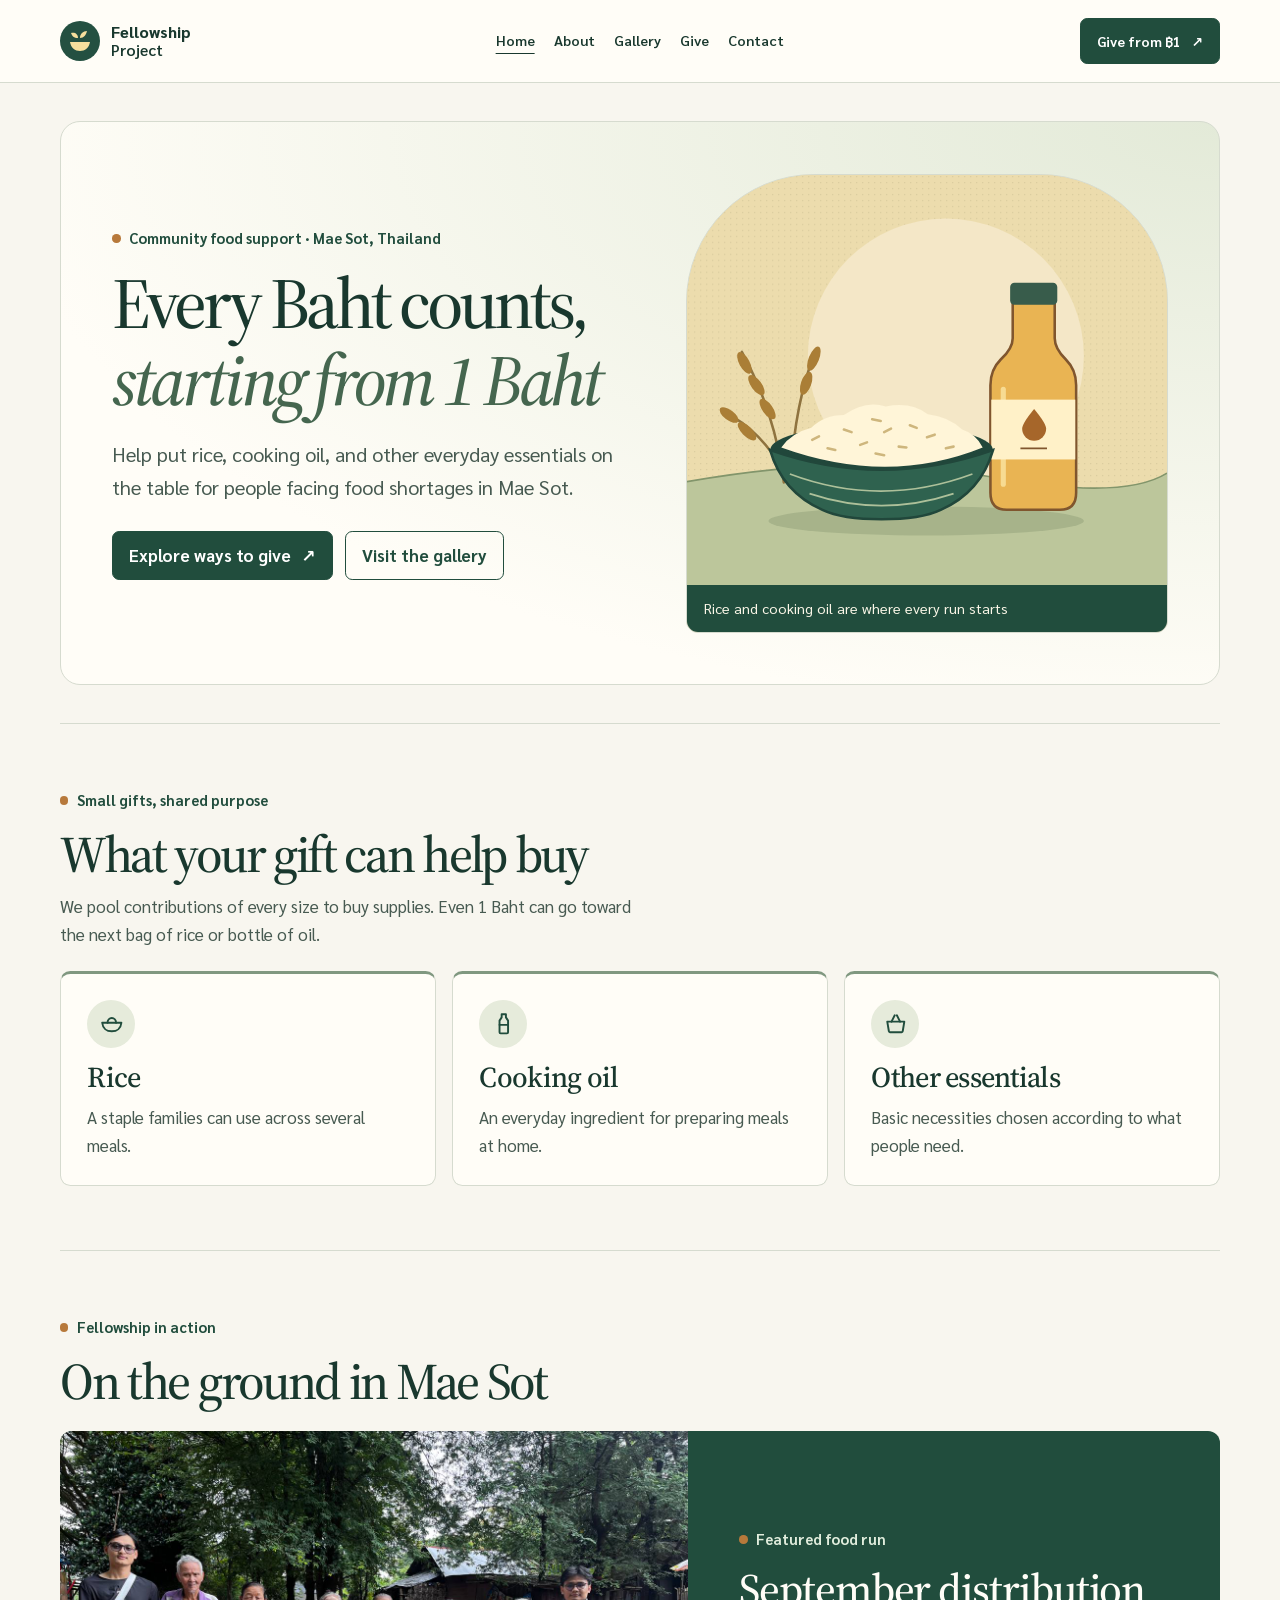
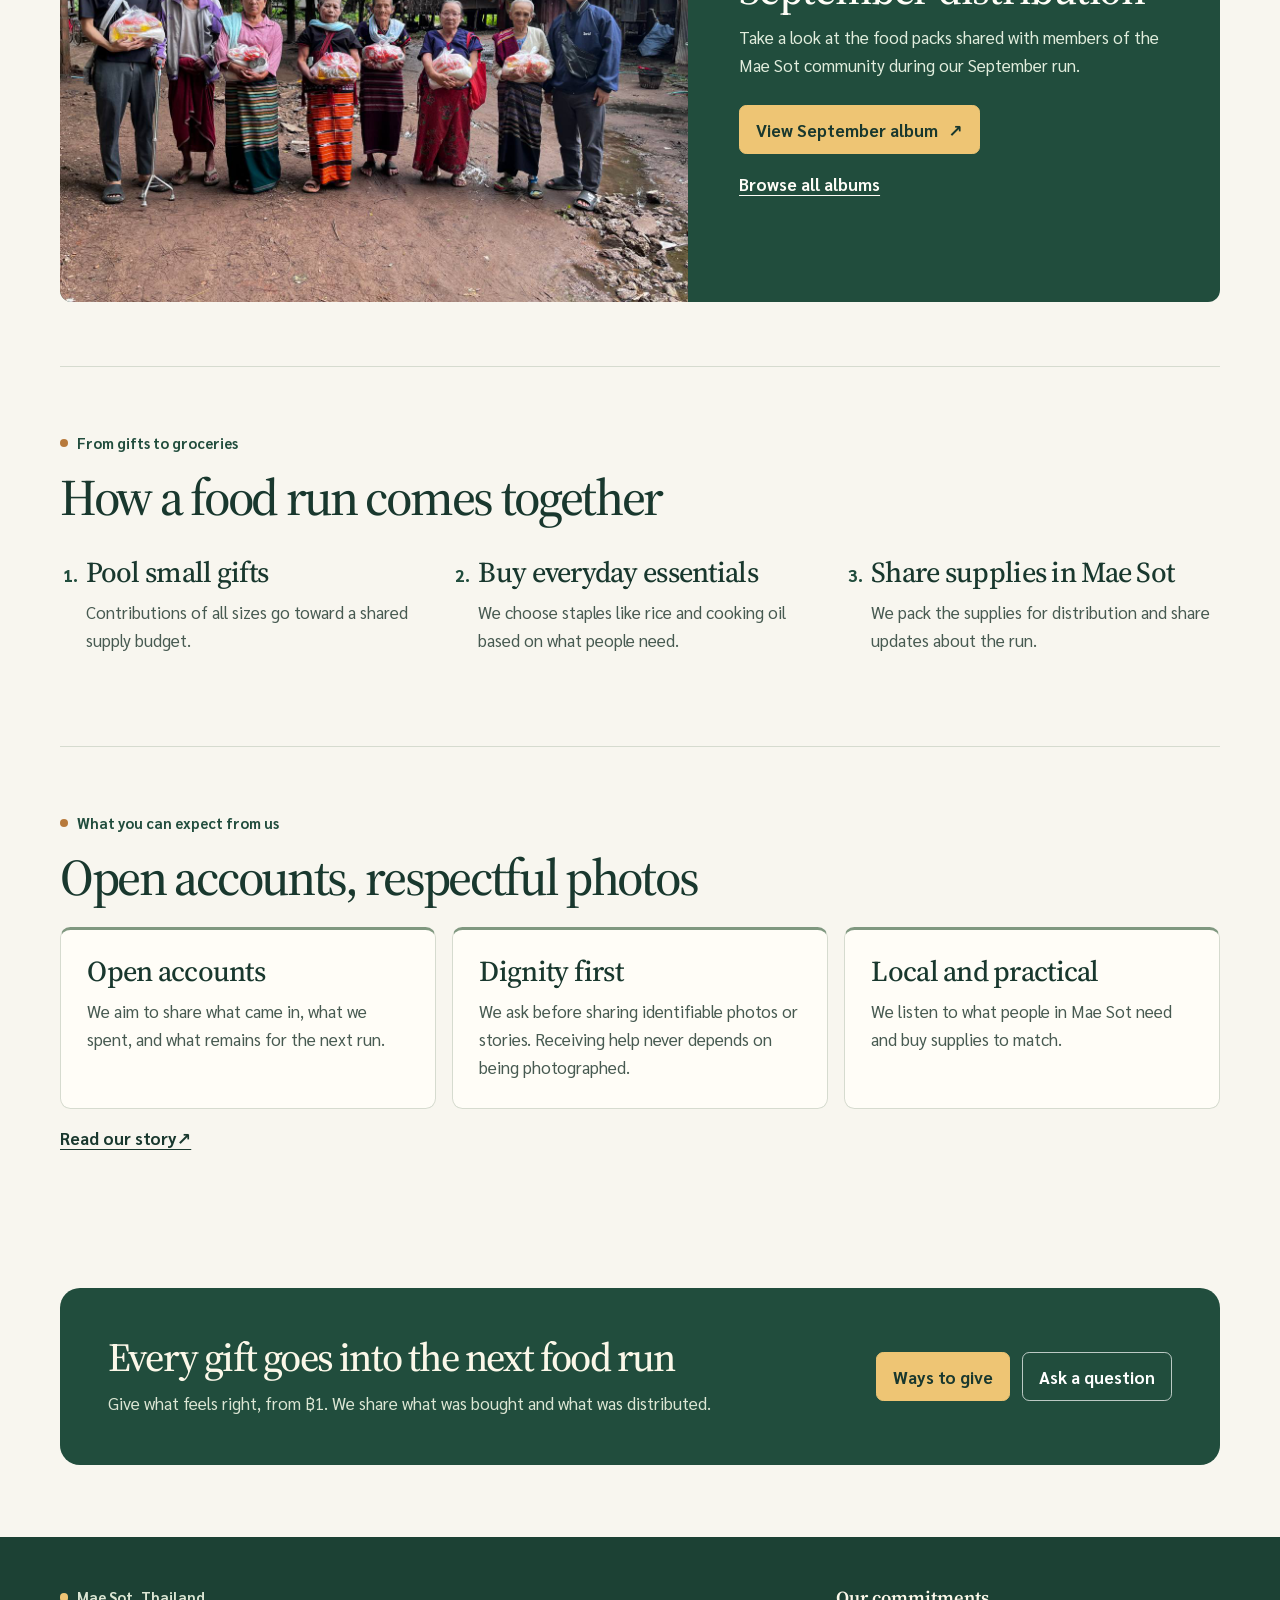
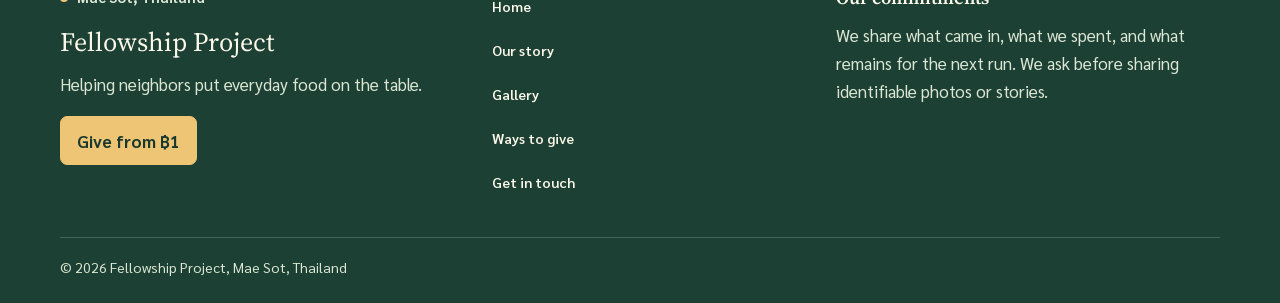
<file: index.html>
<!doctype html>
<html lang="en"><head><meta charset="utf-8"><meta name="viewport" content="width=device-width, initial-scale=1"><meta name="description" content="Fellowship Project brings neighbors together to provide rice, cooking oil, and essentials in Mae Sot, Thailand."><meta name="theme-color" content="#214d3d"><link rel="icon" href="favicon.svg" type="image/svg+xml"><meta property="og:type" content="website"><meta property="og:site_name" content="Fellowship Project"><meta property="og:title" content="Fellowship Project | Food support in Mae Sot"><meta property="og:description" content="Fellowship Project brings neighbors together to provide rice, cooking oil, and essentials in Mae Sot, Thailand."><meta property="og:url" content="https://fellowshipproject.github.io/101/"><meta property="og:image" content="https://fellowshipproject.github.io/101/photos/september-distribution-group.jpg"><meta property="og:image:alt" content="People in Mae Sot holding food packs after a Fellowship Project food run"><meta name="twitter:card" content="summary_large_image"><link rel="preconnect" href="https://fonts.googleapis.com"><link rel="preconnect" href="https://fonts.gstatic.com" crossorigin><link rel="stylesheet" href="https://fonts.googleapis.com/css2?family=Sarabun:wght@400;600;700;800&family=Source+Serif+4:ital,opsz,wght@0,8..60,400..600;1,8..60,400..600&display=swap"><script type="application/ld+json">{"@context":"https://schema.org","@type":"Organization","name":"Fellowship Project","url":"https://fellowshipproject.github.io/101/","description":"Community food support in Mae Sot, Thailand.","areaServed":"Mae Sot, Thailand"}</script><title>Fellowship Project | Food support in Mae Sot</title><link rel="stylesheet" href="styles.css"><script src="menu.js" defer></script></head>
<body><a class="skip" href="#main">Skip to content</a><header class="site-header"><div class="shell header-inner"><a class="brand" href="index.html"><svg aria-hidden="true" viewBox="0 0 40 40"><circle cx="20" cy="20" r="20" fill="#245041"/><path d="M10 21h20c-1 6-5 9-10 9s-9-3-10-9Zm10-4c0-4 3-7 7-7-1 4-3 7-7 7Zm-2 0c-4 0-6-2-7-5 4-1 7 1 7 5Z" fill="#f6df9d"/></svg><span class="brand-name">Fellowship<span>Project</span></span></a><button class="menu-toggle" type="button" aria-label="Open navigation" aria-controls="site-navigation" aria-expanded="false" hidden><svg viewBox="0 0 24 24" width="24" height="24" fill="none" stroke="currentColor" stroke-width="2" stroke-linecap="round" aria-hidden="true"><path class="menu-bars" d="M5 6h14M5 12h14M5 18h14"/><path class="menu-close" d="m6 6 12 12M18 6 6 18"/></svg></button><nav id="site-navigation" aria-label="Main navigation"><a href="index.html" aria-current="page">Home</a><a href="about.html">About</a><a href="gallery.html">Gallery</a><a href="donation.html">Give</a><a href="contact.html">Contact</a></nav><a class="header-cta" href="donation.html">Give from ฿1 <span aria-hidden="true">↗</span></a></div></header>
<main id="main" class="shell"><section class="hero home-hero"><div><p class="eyebrow">Community food support · Mae Sot, Thailand</p><h1>Every Baht counts, <em>starting from 1 Baht</em></h1><p class="lead">Help put rice, cooking oil, and other everyday essentials on the table for people facing food shortages in Mae Sot.</p><div class="actions"><a class="button" href="donation.html">Explore ways to give <span aria-hidden="true">↗</span></a><a class="button outline" href="gallery.html">Visit the gallery</a></div></div><div class="art"><img src="pantry.svg" width="560" height="480" alt="Illustration of a bowl of rice and a bottle of cooking oil"><span class="art-caption">Rice and cooking oil are where every run starts</span></div></section>
<section class="section"><p class="eyebrow">Small gifts, shared purpose</p><h2>What your gift can help buy</h2><p class="intro">We pool contributions of every size to buy supplies. Even 1 Baht can go toward the next bag of rice or bottle of oil.</p><div class="grid"><article><span class="icon" aria-hidden="true"><svg viewBox="0 0 24 24" fill="none" stroke="currentColor" stroke-width="1.8" stroke-linecap="round" stroke-linejoin="round"><path d="M3 11h18c-.5 5-4 8-9 8s-8.5-3-9-8Z"/><path d="M8 11c0-2.5 1.8-4.5 4-4.5s4 2 4 4.5"/></svg></span><h3>Rice</h3><p>A staple families can use across several meals.</p></article><article><span class="icon" aria-hidden="true"><svg viewBox="0 0 24 24" fill="none" stroke="currentColor" stroke-width="1.8" stroke-linecap="round" stroke-linejoin="round"><path d="M10 3h4v3l2 3v11a1 1 0 0 1-1 1H9a1 1 0 0 1-1-1V9l2-3V3Z"/><path d="M8 13h8"/></svg></span><h3>Cooking oil</h3><p>An everyday ingredient for preparing meals at home.</p></article><article><span class="icon" aria-hidden="true"><svg viewBox="0 0 24 24" fill="none" stroke="currentColor" stroke-width="1.8" stroke-linecap="round" stroke-linejoin="round"><path d="M4 10h16l-1.5 9a1 1 0 0 1-.99.9H6.5a1 1 0 0 1-.99-.9L4 10Z"/><path d="m8 10 3-6m5 6-3-6"/></svg></span><h3>Other essentials</h3><p>Basic necessities chosen according to what people need.</p></article></div></section>
<section class="section home-activity" aria-labelledby="activity-title">
  <p class="eyebrow">Fellowship in action</p>
  <h2 id="activity-title">On the ground in Mae Sot</h2>
  <div class="activity-feature">
    <img src="photos/september-distribution-group.jpg" alt="A group in Mae Sot standing together with food packs." width="1280" height="960" loading="lazy" decoding="async">
    <div class="activity-copy">
      <p class="eyebrow">Featured food run</p>
      <h3>September distribution</h3>
      <p>Take a look at the food packs shared with members of the Mae Sot community during our September run.</p>
      <div class="actions"><a class="button" href="gallery-september.html">View September album <span aria-hidden="true">↗</span></a></div>
      <a class="text-link" href="gallery.html">Browse all albums</a>
    </div>
  </div>
</section>
<section class="section" aria-labelledby="food-run-title">
  <p class="eyebrow">From gifts to groceries</p>
  <h2 id="food-run-title">How a food run comes together</h2>
  <ol class="grid run-steps">
    <li><h3>Pool small gifts</h3><p>Contributions of all sizes go toward a shared supply budget.</p></li>
    <li><h3>Buy everyday essentials</h3><p>We choose staples like rice and cooking oil based on what people need.</p></li>
    <li><h3>Share supplies in Mae Sot</h3><p>We pack the supplies for distribution and share updates about the run.</p></li>
  </ol>
</section>
<section class="section" aria-labelledby="promise-title"><p class="eyebrow">What you can expect from us</p><h2 id="promise-title">Open accounts, respectful photos</h2>
<div class="grid"><article><h3>Open accounts</h3><p>We aim to share what came in, what we spent, and what remains for the next run.</p></article><article><h3>Dignity first</h3><p>We ask before sharing identifiable photos or stories. Receiving help never depends on being photographed.</p></article><article><h3>Local and practical</h3><p>We listen to what people in Mae Sot need and buy supplies to match.</p></article></div>
<a class="text-link" href="about.html">Read our story <span aria-hidden="true">↗</span></a></section>
<section class="cta-band" aria-labelledby="cta-title"><div><h2 id="cta-title">Every gift goes into the next food run</h2><p>Give what feels right, from ฿1. We share what was bought and what was distributed.</p></div><div class="actions"><a class="button gold" href="donation.html">Ways to give</a><a class="button outline-light" href="contact.html">Ask a question</a></div></section>
</main><footer><div class="shell footer-inner">
<div class="footer-brand"><p class="eyebrow">Mae Sot, Thailand</p><strong>Fellowship Project</strong><p>Helping neighbors put everyday food on the table.</p><a class="button gold" href="donation.html">Give from ฿1</a></div>
<nav class="footer-links" aria-label="Footer"><a href="index.html">Home</a><a href="about.html">Our story</a><a href="gallery.html">Gallery</a><a href="donation.html">Ways to give</a><a href="contact.html">Get in touch</a></nav>
<div class="footer-note"><strong>Our commitments</strong><p>We share what came in, what we spent, and what remains for the next run. We ask before sharing identifiable photos or stories.</p></div>
<p class="footer-legal">© 2026 Fellowship Project, Mae Sot, Thailand</p>
</div></footer></body></html>
</file>
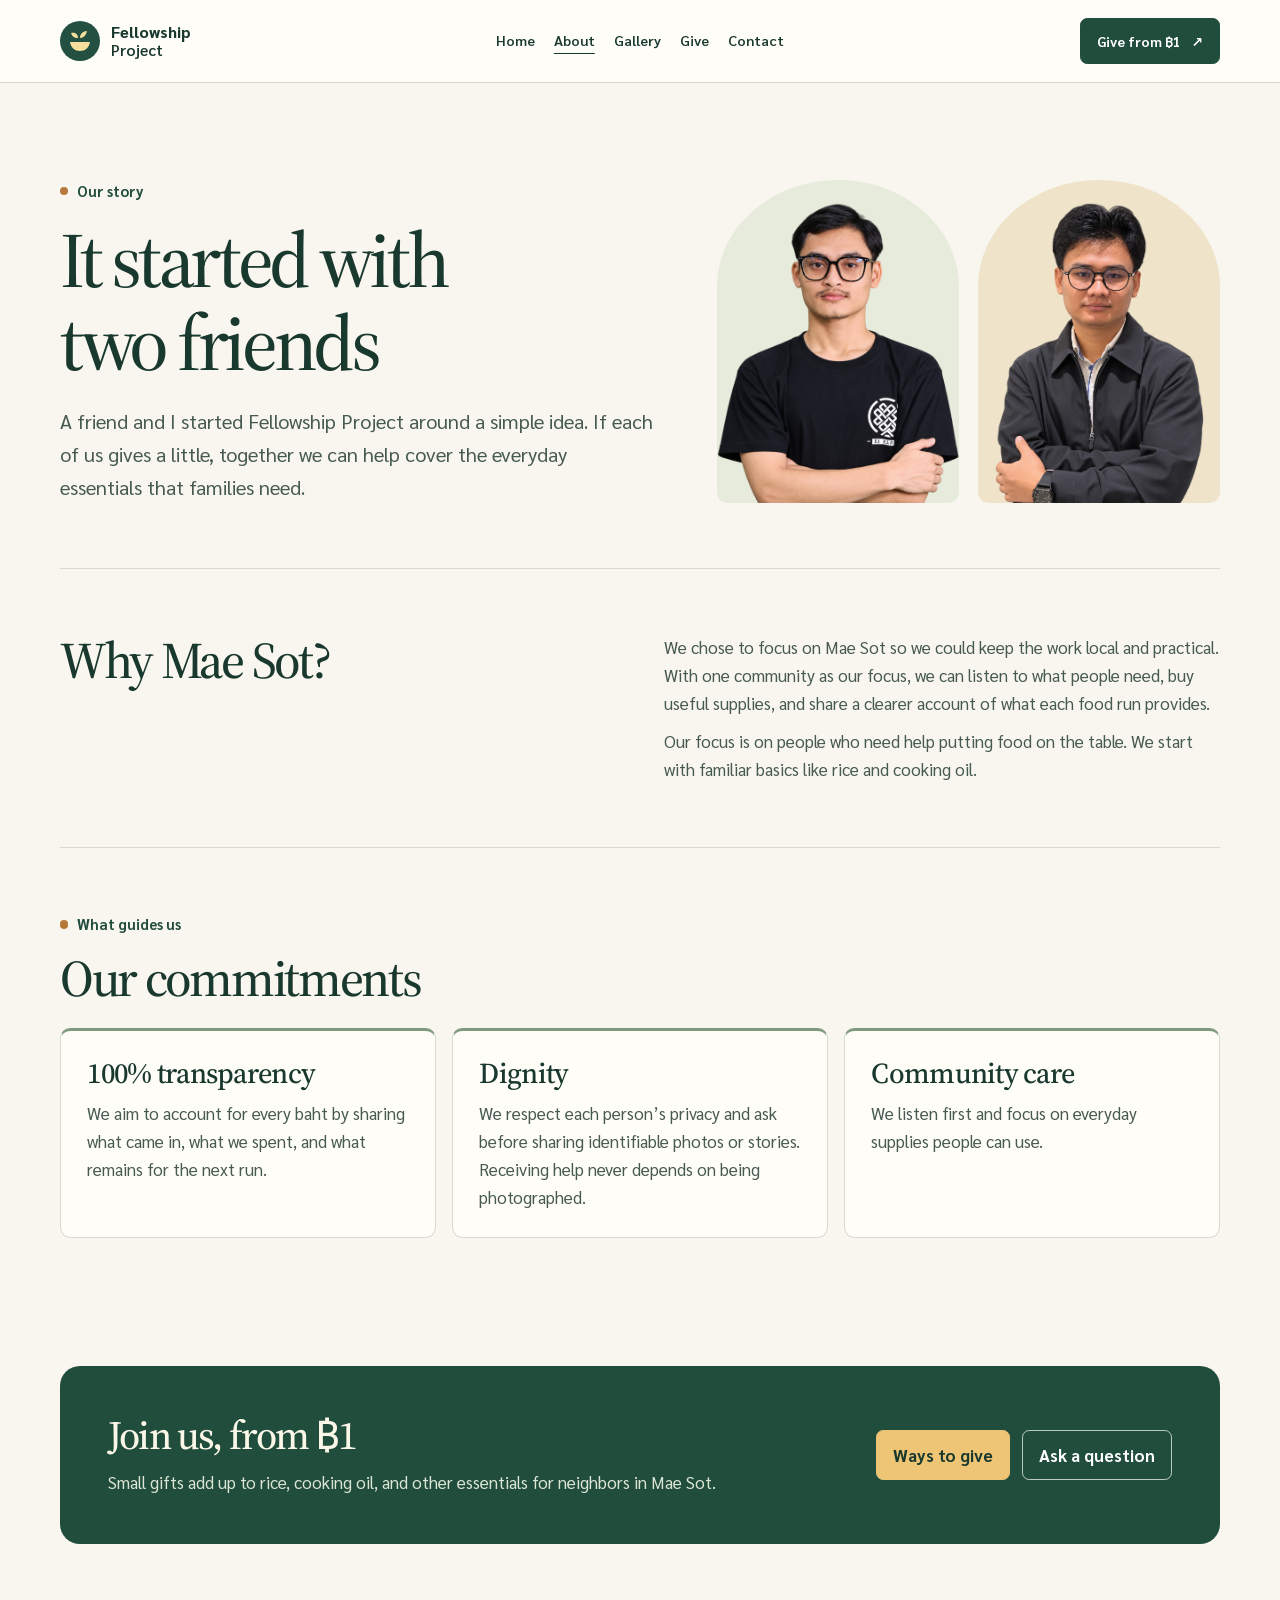
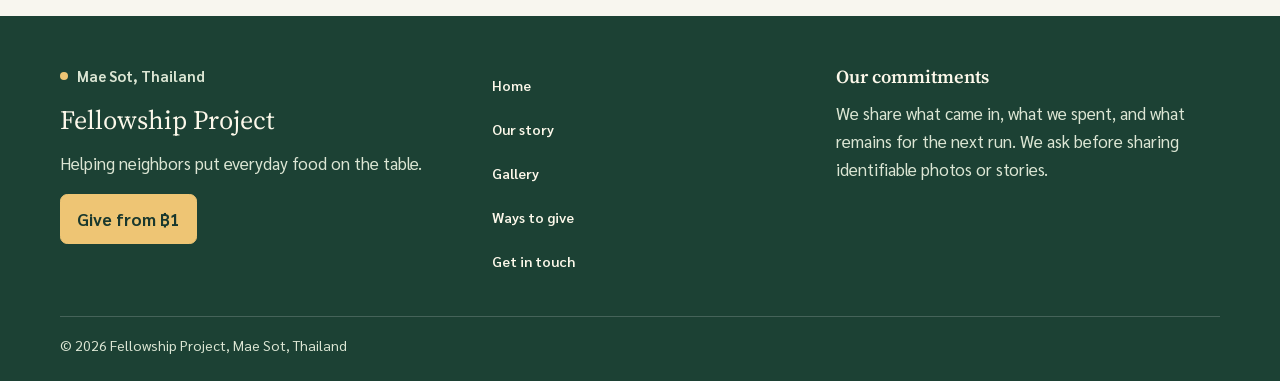
<file: about.html>
<!doctype html>
<html lang="en"><head><meta charset="utf-8"><meta name="viewport" content="width=device-width, initial-scale=1"><meta name="description" content="Meet the two friends behind Fellowship Project and see why we focus on food support in Mae Sot, Thailand."><meta name="theme-color" content="#214d3d"><link rel="icon" href="favicon.svg" type="image/svg+xml"><meta property="og:type" content="website"><meta property="og:site_name" content="Fellowship Project"><meta property="og:title" content="About | Fellowship Project"><meta property="og:description" content="Meet the two friends behind Fellowship Project and see why we focus on food support in Mae Sot, Thailand."><meta property="og:url" content="https://fellowshipproject.github.io/101/about.html"><meta property="og:image" content="https://fellowshipproject.github.io/101/photos/september-distribution-group.jpg"><meta property="og:image:alt" content="People in Mae Sot holding food packs after a Fellowship Project food run"><meta name="twitter:card" content="summary_large_image"><link rel="preconnect" href="https://fonts.googleapis.com"><link rel="preconnect" href="https://fonts.gstatic.com" crossorigin><link rel="stylesheet" href="https://fonts.googleapis.com/css2?family=Sarabun:wght@400;600;700;800&family=Source+Serif+4:ital,opsz,wght@0,8..60,400..600;1,8..60,400..600&display=swap"><title>About | Fellowship Project</title><link rel="stylesheet" href="styles.css"><script src="menu.js" defer></script></head>
<body><a class="skip" href="#main">Skip to content</a><header class="site-header"><div class="shell header-inner"><a class="brand" href="index.html"><svg aria-hidden="true" viewBox="0 0 40 40"><circle cx="20" cy="20" r="20" fill="#245041"/><path d="M10 21h20c-1 6-5 9-10 9s-9-3-10-9Zm10-4c0-4 3-7 7-7-1 4-3 7-7 7Zm-2 0c-4 0-6-2-7-5 4-1 7 1 7 5Z" fill="#f6df9d"/></svg><span class="brand-name">Fellowship<span>Project</span></span></a><button class="menu-toggle" type="button" aria-label="Open navigation" aria-controls="site-navigation" aria-expanded="false" hidden><svg viewBox="0 0 24 24" width="24" height="24" fill="none" stroke="currentColor" stroke-width="2" stroke-linecap="round" aria-hidden="true"><path class="menu-bars" d="M5 6h14M5 12h14M5 18h14"/><path class="menu-close" d="m6 6 12 12M18 6 6 18"/></svg></button><nav id="site-navigation" aria-label="Main navigation"><a href="index.html">Home</a><a href="about.html" aria-current="page">About</a><a href="gallery.html">Gallery</a><a href="donation.html">Give</a><a href="contact.html">Contact</a></nav><a class="header-cta" href="donation.html">Give from ฿1 <span aria-hidden="true">↗</span></a></div></header>
<main id="main" class="shell"><section class="page-head about-story" aria-labelledby="story-title">
  <div><p class="eyebrow">Our story</p><h1 id="story-title">It started with two friends</h1><p class="lead">A friend and I started Fellowship Project around a simple idea. If each of us gives a little, together we can help cover the everyday essentials that families need.</p></div>
  <!-- Tip: add the co-founders' names and a short bio near the portraits to build trust. -->
  <div class="founder-portraits"><div class="founder-portrait"><img src="photos/founder-1.png" alt="Portrait of a co-founder wearing glasses and a black T-shirt" width="1089" height="1444" decoding="async"></div>
    <div class="founder-portrait"><img src="photos/founder-2.png" alt="Portrait of a co-founder wearing glasses and a dark jacket" width="1086" height="1448" decoding="async"></div></div>
</section><section class="section split"><h2>Why Mae Sot?</h2><div><p>We chose to focus on Mae Sot so we could keep the work local and practical. With one community as our focus, we can listen to what people need, buy useful supplies, and share a clearer account of what each food run provides.</p><p>Our focus is on people who need help putting food on the table. We start with familiar basics like rice and cooking oil.</p></div></section><section class="section"><p class="eyebrow">What guides us</p><h2>Our commitments</h2><div class="grid"><article><h3>100% transparency</h3><p>We aim to account for every baht by sharing what came in, what we spent, and what remains for the next run.</p></article><article><h3>Dignity</h3><p>We respect each person’s privacy and ask before sharing identifiable photos or stories. Receiving help never depends on being photographed.</p></article><article><h3>Community care</h3><p>We listen first and focus on everyday supplies people can use.</p></article></div></section><section class="cta-band" aria-labelledby="cta-title"><div><h2 id="cta-title">Join us, from ฿1</h2><p>Small gifts add up to rice, cooking oil, and other essentials for neighbors in Mae Sot.</p></div><div class="actions"><a class="button gold" href="donation.html">Ways to give</a><a class="button outline-light" href="contact.html">Ask a question</a></div></section></main><footer><div class="shell footer-inner">
<div class="footer-brand"><p class="eyebrow">Mae Sot, Thailand</p><strong>Fellowship Project</strong><p>Helping neighbors put everyday food on the table.</p><a class="button gold" href="donation.html">Give from ฿1</a></div>
<nav class="footer-links" aria-label="Footer"><a href="index.html">Home</a><a href="about.html">Our story</a><a href="gallery.html">Gallery</a><a href="donation.html">Ways to give</a><a href="contact.html">Get in touch</a></nav>
<div class="footer-note"><strong>Our commitments</strong><p>We share what came in, what we spent, and what remains for the next run. We ask before sharing identifiable photos or stories.</p></div>
<p class="footer-legal">© 2026 Fellowship Project, Mae Sot, Thailand</p>
</div></footer></body></html>
</file>
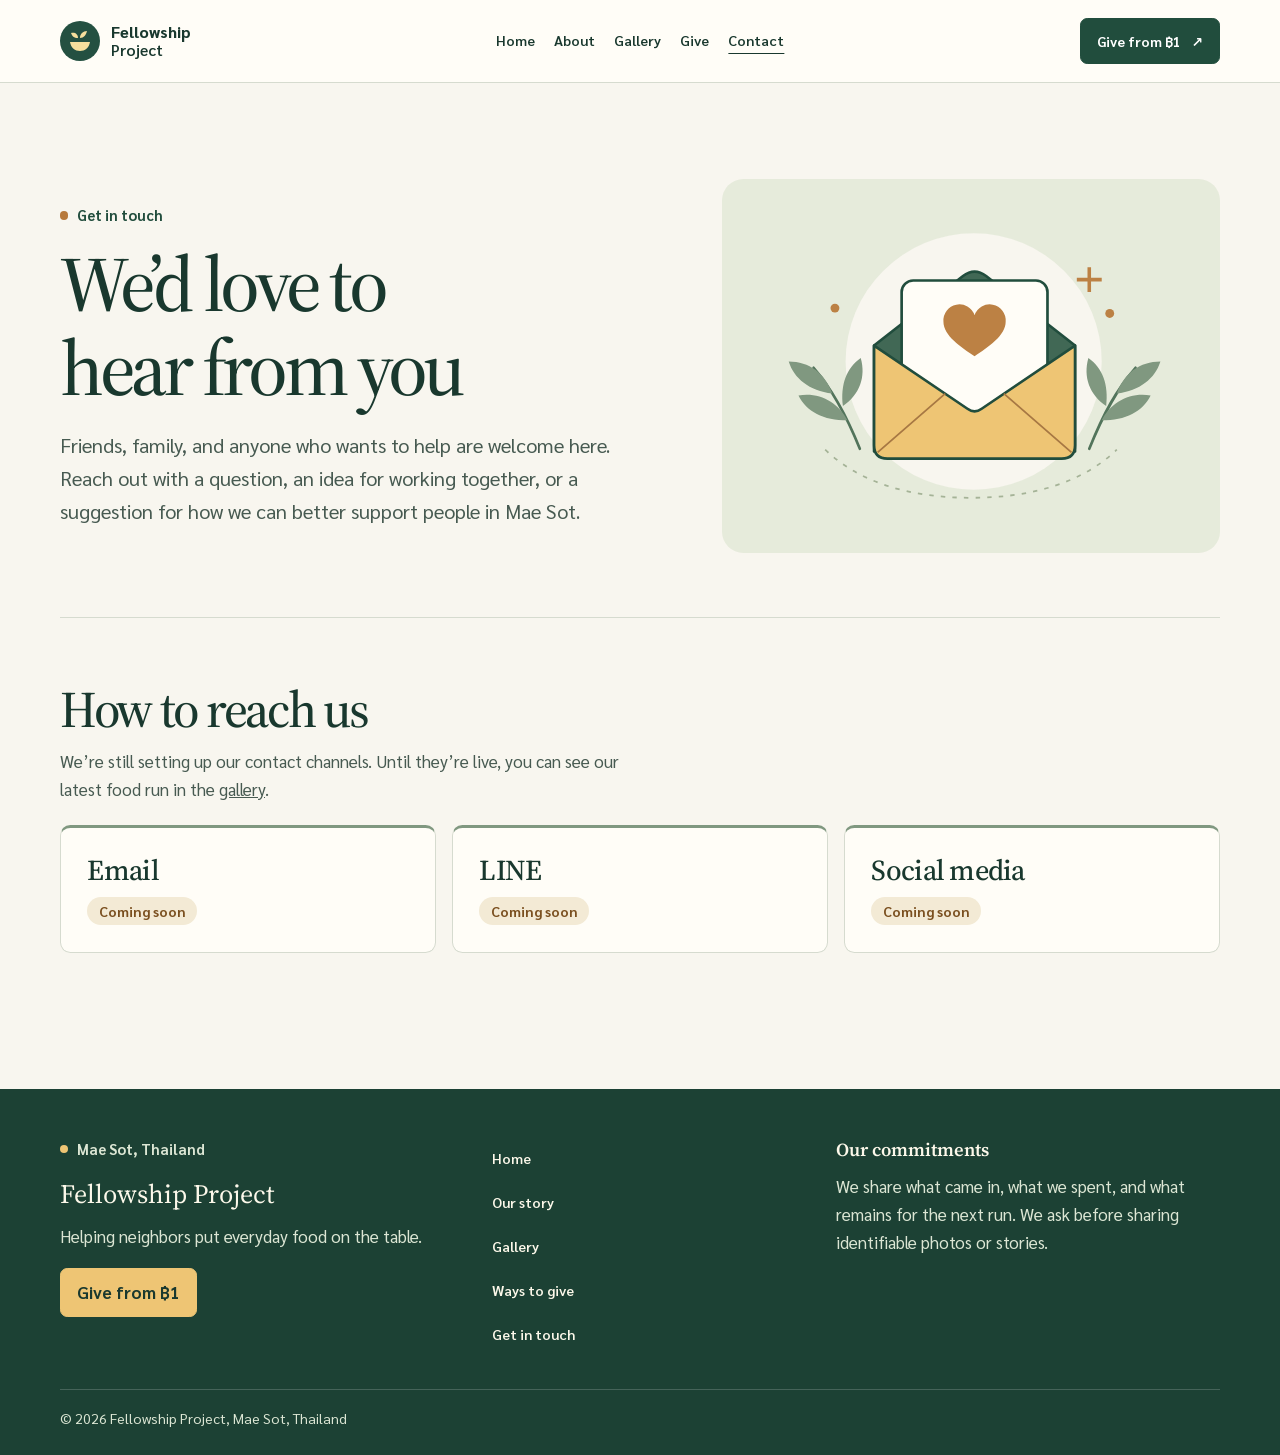
<file: contact.html>
<!doctype html>
<html lang="en"><head><meta charset="utf-8"><meta name="viewport" content="width=device-width, initial-scale=1"><meta name="description" content="Get in touch with Fellowship Project about food support in Mae Sot, Thailand."><meta name="theme-color" content="#214d3d"><link rel="icon" href="favicon.svg" type="image/svg+xml"><meta property="og:type" content="website"><meta property="og:site_name" content="Fellowship Project"><meta property="og:title" content="Contact | Fellowship Project"><meta property="og:description" content="Get in touch with Fellowship Project about food support in Mae Sot, Thailand."><meta property="og:url" content="https://fellowshipproject.github.io/101/contact.html"><meta property="og:image" content="https://fellowshipproject.github.io/101/photos/september-distribution-group.jpg"><meta property="og:image:alt" content="People in Mae Sot holding food packs after a Fellowship Project food run"><meta name="twitter:card" content="summary_large_image"><link rel="preconnect" href="https://fonts.googleapis.com"><link rel="preconnect" href="https://fonts.gstatic.com" crossorigin><link rel="stylesheet" href="https://fonts.googleapis.com/css2?family=Sarabun:wght@400;600;700;800&family=Source+Serif+4:ital,opsz,wght@0,8..60,400..600;1,8..60,400..600&display=swap"><title>Contact | Fellowship Project</title><link rel="stylesheet" href="styles.css"><script src="menu.js" defer></script></head>
<body><a class="skip" href="#main">Skip to content</a><header class="site-header"><div class="shell header-inner"><a class="brand" href="index.html"><svg aria-hidden="true" viewBox="0 0 40 40"><circle cx="20" cy="20" r="20" fill="#245041"/><path d="M10 21h20c-1 6-5 9-10 9s-9-3-10-9Zm10-4c0-4 3-7 7-7-1 4-3 7-7 7Zm-2 0c-4 0-6-2-7-5 4-1 7 1 7 5Z" fill="#f6df9d"/></svg><span class="brand-name">Fellowship<span>Project</span></span></a><button class="menu-toggle" type="button" aria-label="Open navigation" aria-controls="site-navigation" aria-expanded="false" hidden><svg viewBox="0 0 24 24" width="24" height="24" fill="none" stroke="currentColor" stroke-width="2" stroke-linecap="round" aria-hidden="true"><path class="menu-bars" d="M5 6h14M5 12h14M5 18h14"/><path class="menu-close" d="m6 6 12 12M18 6 6 18"/></svg></button><nav id="site-navigation" aria-label="Main navigation"><a href="index.html">Home</a><a href="about.html">About</a><a href="gallery.html">Gallery</a><a href="donation.html">Give</a><a href="contact.html" aria-current="page">Contact</a></nav><a class="header-cta" href="donation.html">Give from ฿1 <span aria-hidden="true">↗</span></a></div></header>
<main id="main" class="shell"><section class="page-head contact-hero" aria-labelledby="contact-title"><div><p class="eyebrow">Get in touch</p><h1 id="contact-title">We’d love to hear from you</h1><p class="lead">Friends, family, and anyone who wants to help are welcome here. Reach out with a question, an idea for working together, or a suggestion for how we can better support people in Mae Sot.</p></div><div class="contact-illustration"><img src="contact-illustration.svg" alt="" width="560" height="420"></div></section><section class="section"><h2>How to reach us</h2><p class="intro">We’re still setting up our contact channels. Until they’re live, you can see our latest food run in the <a href="gallery.html">gallery</a>.</p><div class="grid"><article><h3>Email</h3><!-- Replace with: <p><a href="mailto:you@example.com">you@example.com</a></p> --><p><span class="pending">Coming soon</span></p></article><article><h3>LINE</h3><!-- Replace with your LINE ID or invite link -->
<p><span class="pending">Coming soon</span></p></article><article><h3>Social media</h3><!-- Replace with your official profile link -->
<p><span class="pending">Coming soon</span></p></article></div></section></main><footer><div class="shell footer-inner">
<div class="footer-brand"><p class="eyebrow">Mae Sot, Thailand</p><strong>Fellowship Project</strong><p>Helping neighbors put everyday food on the table.</p><a class="button gold" href="donation.html">Give from ฿1</a></div>
<nav class="footer-links" aria-label="Footer"><a href="index.html">Home</a><a href="about.html">Our story</a><a href="gallery.html">Gallery</a><a href="donation.html">Ways to give</a><a href="contact.html">Get in touch</a></nav>
<div class="footer-note"><strong>Our commitments</strong><p>We share what came in, what we spent, and what remains for the next run. We ask before sharing identifiable photos or stories.</p></div>
<p class="footer-legal">© 2026 Fellowship Project, Mae Sot, Thailand</p>
</div></footer></body></html>
</file>
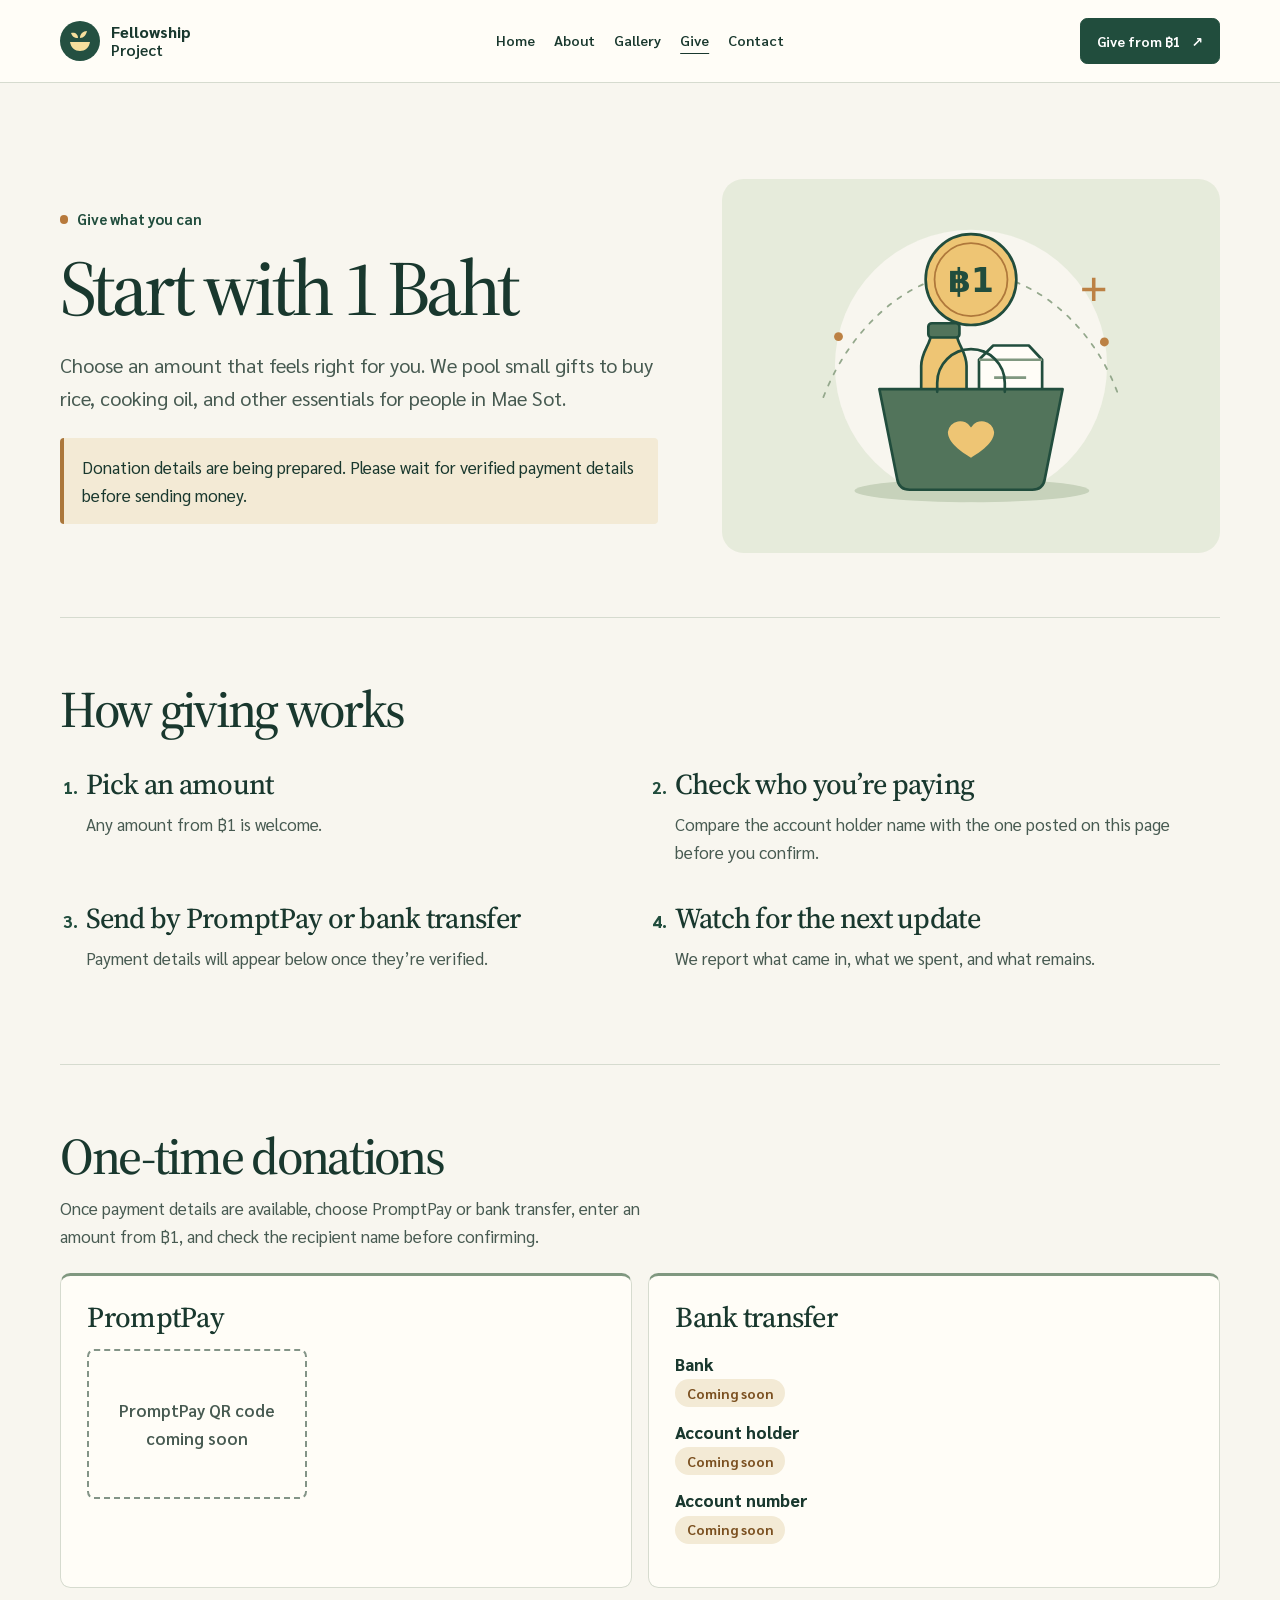
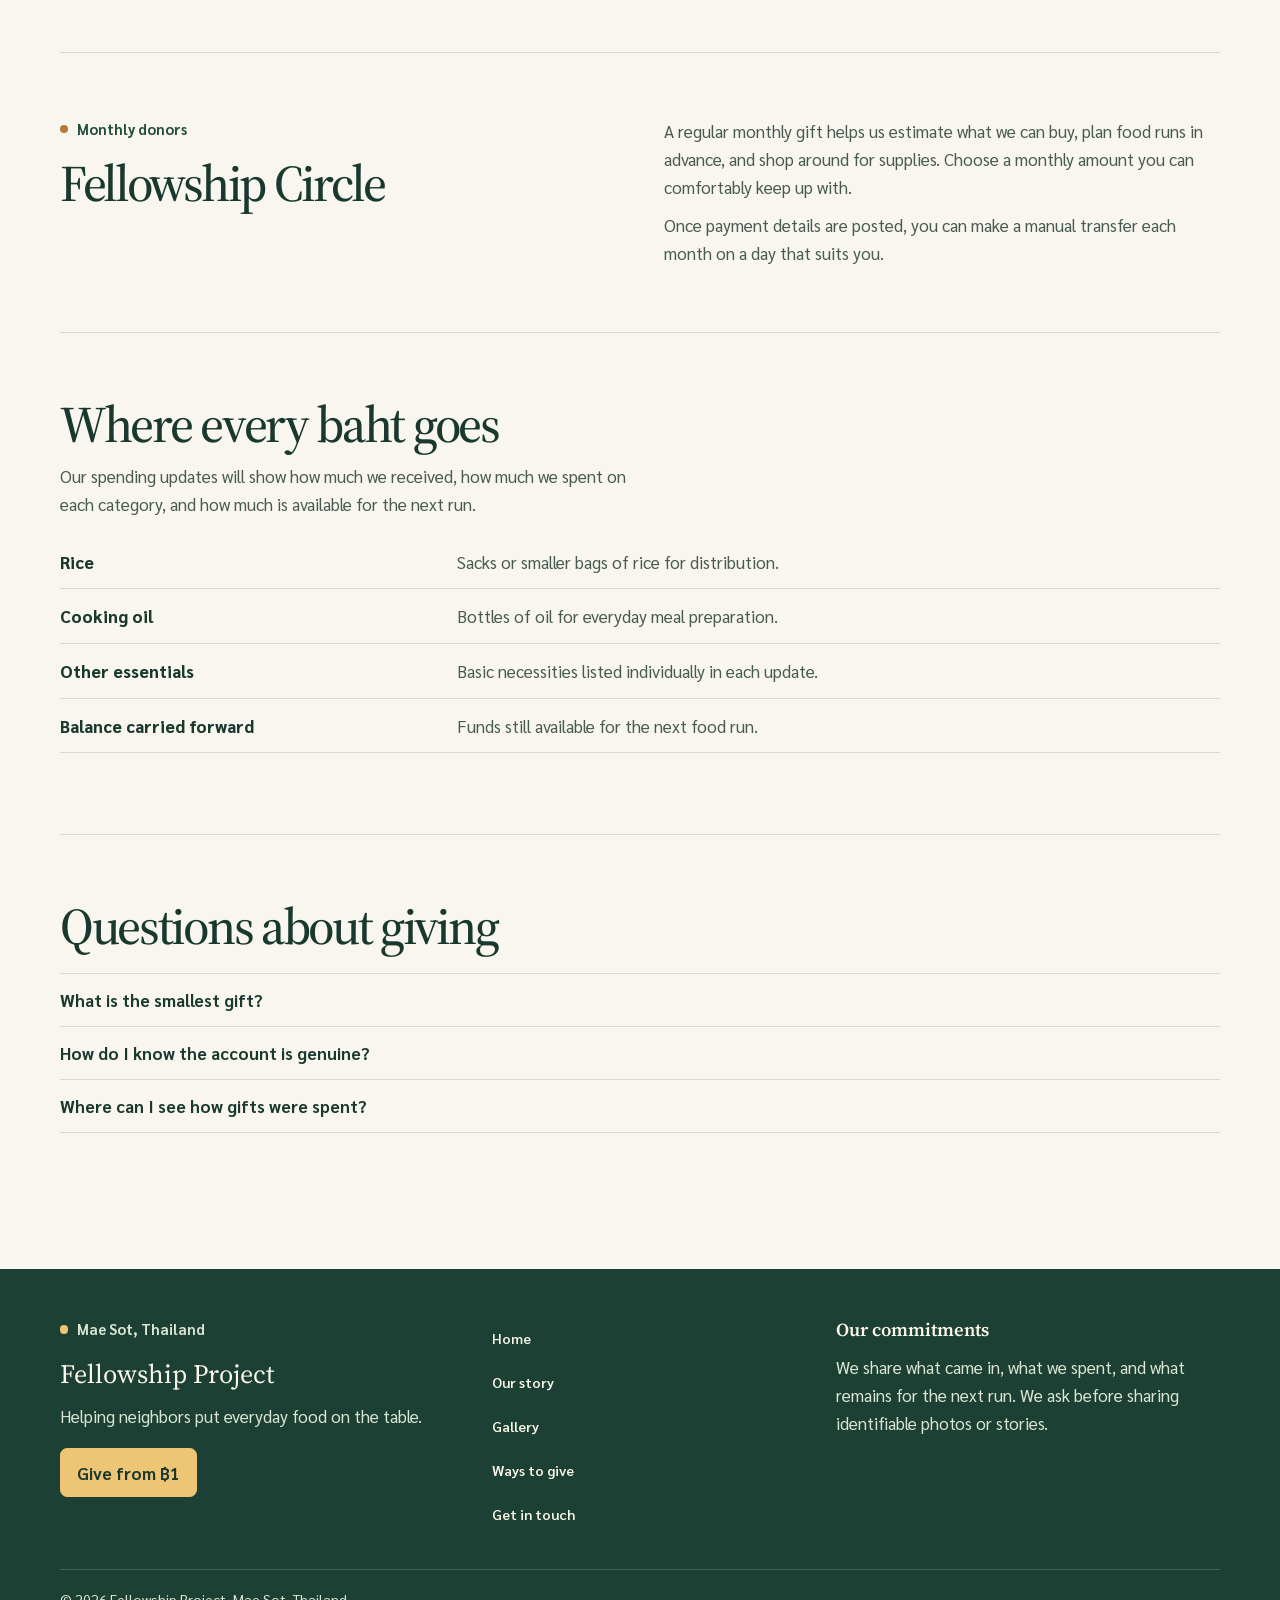
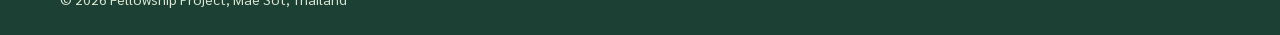
<file: donation.html>
<!doctype html>
<html lang="en"><head><meta charset="utf-8"><meta name="viewport" content="width=device-width, initial-scale=1"><meta name="description" content="Give from ฿1 to help buy rice, cooking oil, and essentials in Mae Sot. Verified payment details will be posted here."><meta name="theme-color" content="#214d3d"><link rel="icon" href="favicon.svg" type="image/svg+xml"><meta property="og:type" content="website"><meta property="og:site_name" content="Fellowship Project"><meta property="og:title" content="Ways to give | Fellowship Project"><meta property="og:description" content="Give from ฿1 to help buy rice, cooking oil, and essentials in Mae Sot. Verified payment details will be posted here."><meta property="og:url" content="https://fellowshipproject.github.io/101/donation.html"><meta property="og:image" content="https://fellowshipproject.github.io/101/photos/september-distribution-group.jpg"><meta property="og:image:alt" content="People in Mae Sot holding food packs after a Fellowship Project food run"><meta name="twitter:card" content="summary_large_image"><link rel="preconnect" href="https://fonts.googleapis.com"><link rel="preconnect" href="https://fonts.gstatic.com" crossorigin><link rel="stylesheet" href="https://fonts.googleapis.com/css2?family=Sarabun:wght@400;600;700;800&family=Source+Serif+4:ital,opsz,wght@0,8..60,400..600;1,8..60,400..600&display=swap"><title>Ways to give | Fellowship Project</title><link rel="stylesheet" href="styles.css"><script src="menu.js" defer></script></head>
<body><a class="skip" href="#main">Skip to content</a><header class="site-header"><div class="shell header-inner"><a class="brand" href="index.html"><svg aria-hidden="true" viewBox="0 0 40 40"><circle cx="20" cy="20" r="20" fill="#245041"/><path d="M10 21h20c-1 6-5 9-10 9s-9-3-10-9Zm10-4c0-4 3-7 7-7-1 4-3 7-7 7Zm-2 0c-4 0-6-2-7-5 4-1 7 1 7 5Z" fill="#f6df9d"/></svg><span class="brand-name">Fellowship<span>Project</span></span></a><button class="menu-toggle" type="button" aria-label="Open navigation" aria-controls="site-navigation" aria-expanded="false" hidden><svg viewBox="0 0 24 24" width="24" height="24" fill="none" stroke="currentColor" stroke-width="2" stroke-linecap="round" aria-hidden="true"><path class="menu-bars" d="M5 6h14M5 12h14M5 18h14"/><path class="menu-close" d="m6 6 12 12M18 6 6 18"/></svg></button><nav id="site-navigation" aria-label="Main navigation"><a href="index.html">Home</a><a href="about.html">About</a><a href="gallery.html">Gallery</a><a href="donation.html" aria-current="page">Give</a><a href="contact.html">Contact</a></nav><a class="header-cta" href="donation.html">Give from ฿1 <span aria-hidden="true">↗</span></a></div></header>
<main id="main" class="shell"><section class="page-head donation-hero"><div><p class="eyebrow">Give what you can</p><h1>Start with 1 Baht</h1><p class="lead">Choose an amount that feels right for you. We pool small gifts to buy rice, cooking oil, and other essentials for people in Mae Sot.</p><aside>Donation details are being prepared. Please wait for verified payment details before sending money.</aside></div><div class="donation-illustration"><img src="donation-illustration.svg" alt="" width="560" height="420"></div></section><section class="section" aria-labelledby="how-title"><h2 id="how-title">How giving works</h2>
<ol class="grid two run-steps"><li><h3>Pick an amount</h3><p>Any amount from ฿1 is welcome.</p></li><li><h3>Check who you’re paying</h3><p>Compare the account holder name with the one posted on this page before you confirm.</p></li><li><h3>Send by PromptPay or bank transfer</h3><p>Payment details will appear below once they’re verified.</p></li><li><h3>Watch for the next update</h3><p>We report what came in, what we spent, and what remains.</p></li></ol></section>
<section class="section"><h2>One-time donations</h2><p class="intro">Once payment details are available, choose PromptPay or bank transfer, enter an amount from ฿1, and check the recipient name before confirming.</p><div class="grid two"><article><h3>PromptPay</h3><div class="qr">PromptPay QR code<br>coming soon</div></article><article><h3>Bank transfer</h3><dl><dt>Bank</dt><dd><span class="pending">Coming soon</span></dd><dt>Account holder</dt><dd><span class="pending">Coming soon</span></dd><dt>Account number</dt><dd><span class="pending">Coming soon</span></dd></dl></article></div></section><section class="section split"><div><p class="eyebrow">Monthly donors</p><h2>Fellowship Circle</h2></div><div><p>A regular monthly gift helps us estimate what we can buy, plan food runs in advance, and shop around for supplies. Choose a monthly amount you can comfortably keep up with.</p><p>Once payment details are posted, you can make a manual transfer each month on a day that suits you.</p></div></section><section class="section"><h2>Where every baht goes</h2><p class="intro">Our spending updates will show how much we received, how much we spent on each category, and how much is available for the next run.</p><dl class="ledger"><div><dt>Rice</dt><dd>Sacks or smaller bags of rice for distribution.</dd></div><div><dt>Cooking oil</dt><dd>Bottles of oil for everyday meal preparation.</dd></div><div><dt>Other essentials</dt><dd>Basic necessities listed individually in each update.</dd></div><div><dt>Balance carried forward</dt><dd>Funds still available for the next food run.</dd></div></dl></section><section class="section faq" aria-labelledby="faq-title"><h2 id="faq-title">Questions about giving</h2>
<details><summary>What is the smallest gift?</summary><p>฿1. We pool gifts of every size to buy supplies.</p></details>
<details><summary>How do I know the account is genuine?</summary><p>We’ll post the verified account holder’s name on this page. Check that it matches before you send anything.</p></details>
<details><summary>Where can I see how gifts were spent?</summary><p>In our spending updates, which show what we received, what we bought in each category, and what remains. Photos from each run are in the <a href="gallery.html">gallery</a>.</p></details></section>
</main><footer><div class="shell footer-inner">
<div class="footer-brand"><p class="eyebrow">Mae Sot, Thailand</p><strong>Fellowship Project</strong><p>Helping neighbors put everyday food on the table.</p><a class="button gold" href="donation.html">Give from ฿1</a></div>
<nav class="footer-links" aria-label="Footer"><a href="index.html">Home</a><a href="about.html">Our story</a><a href="gallery.html">Gallery</a><a href="donation.html">Ways to give</a><a href="contact.html">Get in touch</a></nav>
<div class="footer-note"><strong>Our commitments</strong><p>We share what came in, what we spent, and what remains for the next run. We ask before sharing identifiable photos or stories.</p></div>
<p class="footer-legal">© 2026 Fellowship Project, Mae Sot, Thailand</p>
</div></footer></body></html>
</file>
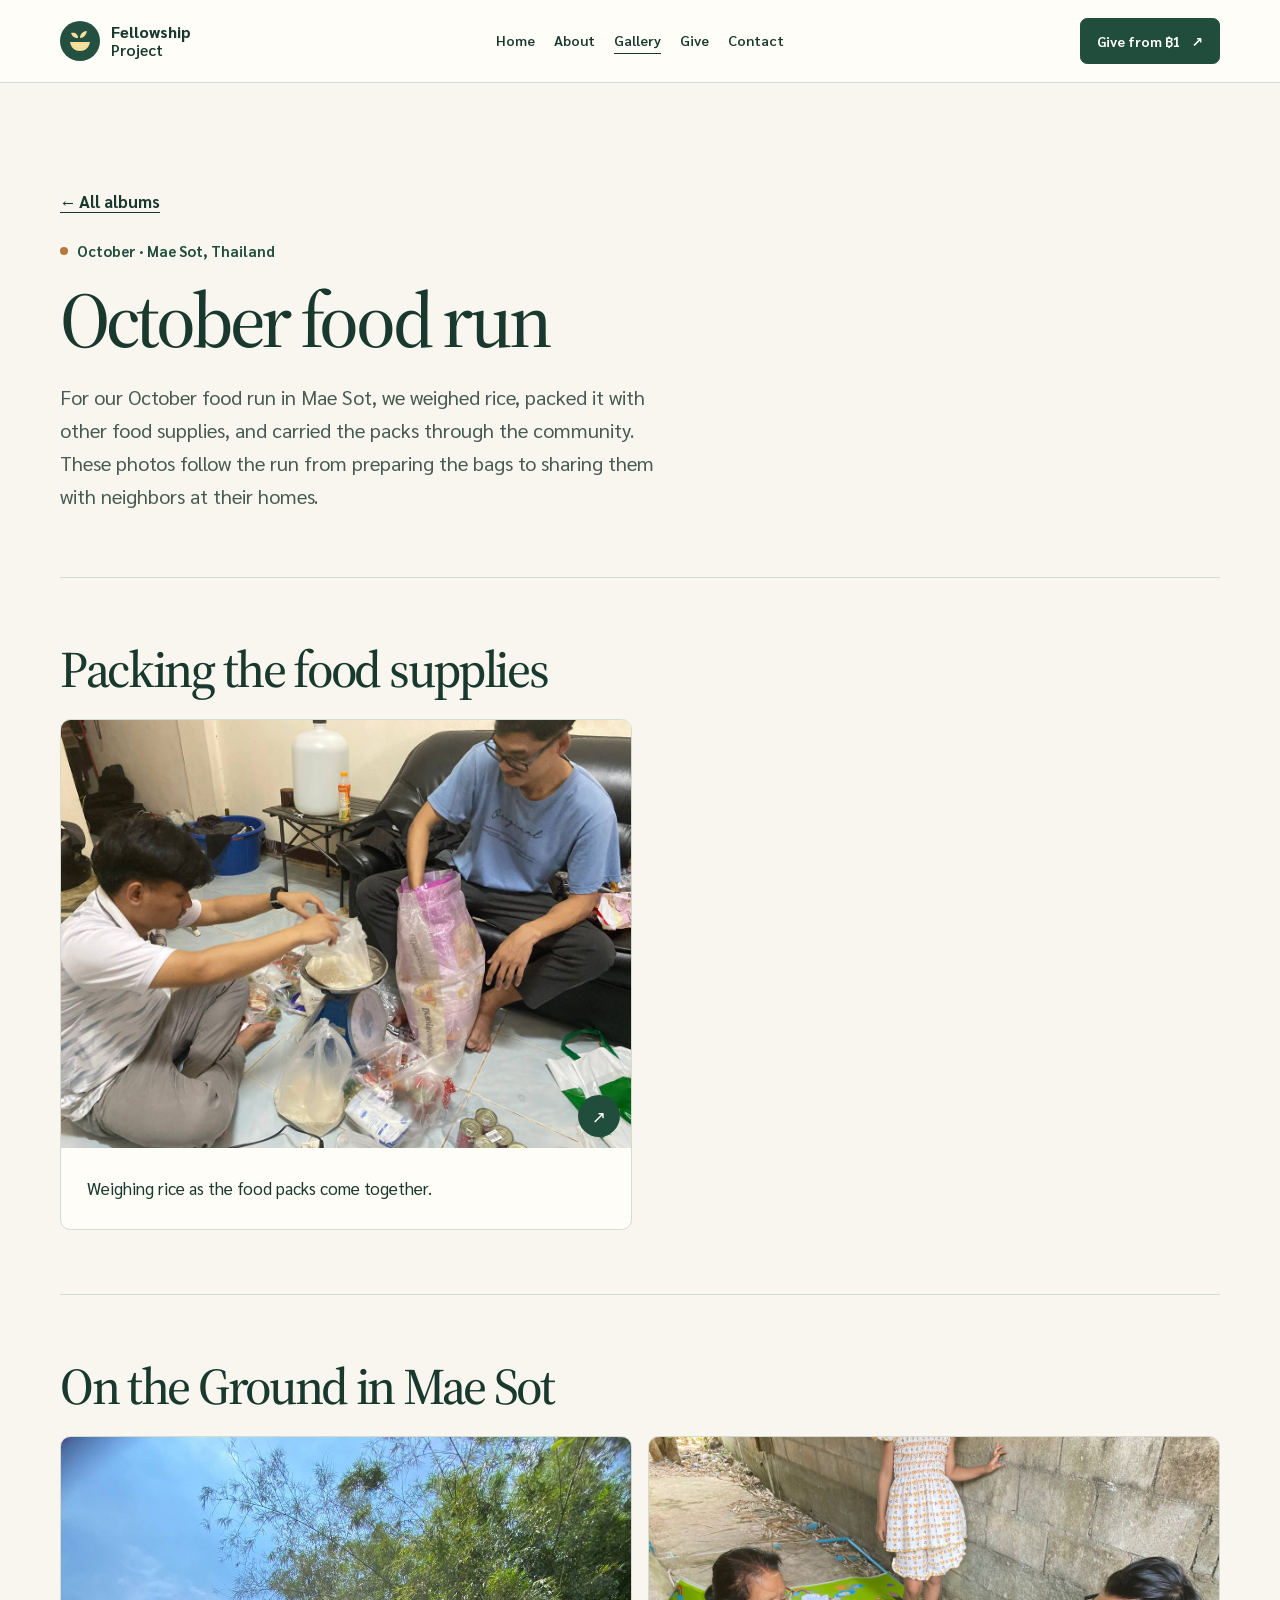
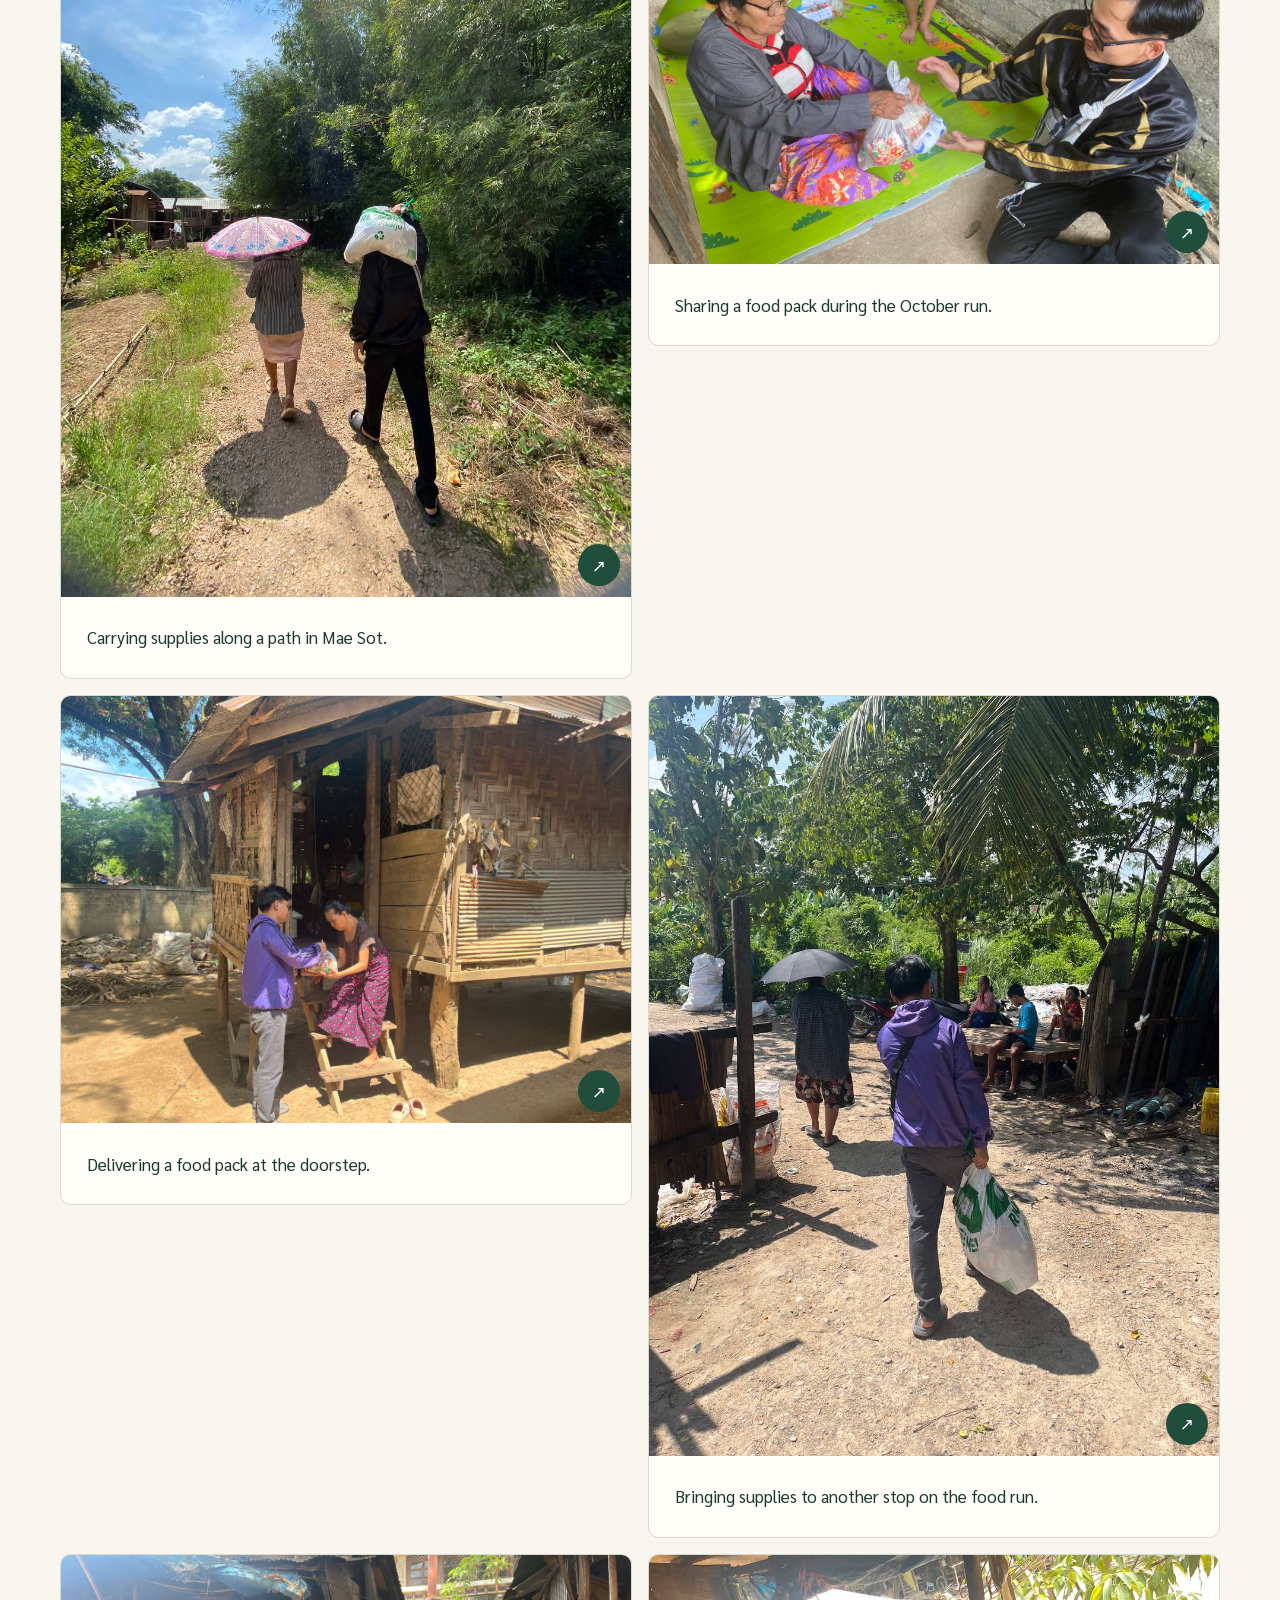
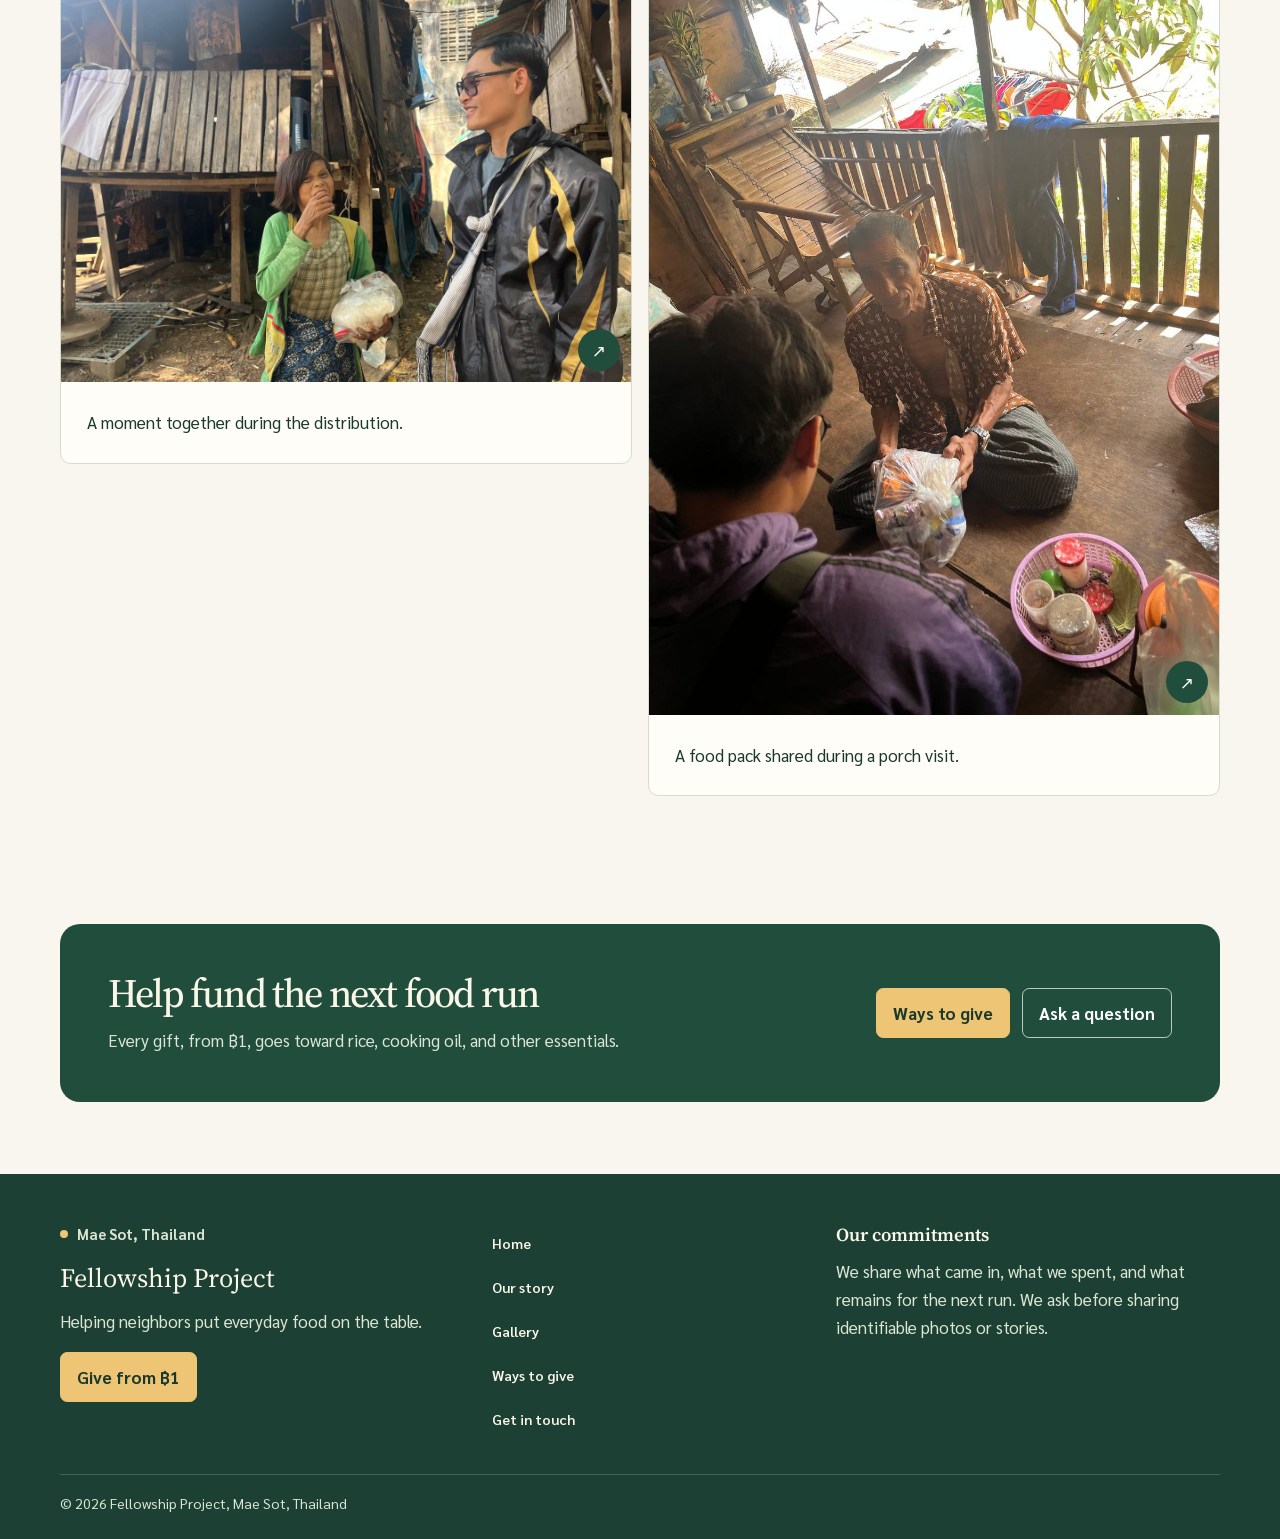
<file: gallery-october.html>
<!doctype html>
<html lang="en"><head><meta charset="utf-8"><meta name="viewport" content="width=device-width, initial-scale=1"><meta name="description" content="Photos from our October food run in Mae Sot: weighing rice, packing supplies, and delivering food packs."><meta name="theme-color" content="#214d3d"><link rel="icon" href="favicon.svg" type="image/svg+xml"><meta property="og:type" content="website"><meta property="og:site_name" content="Fellowship Project"><meta property="og:title" content="October food run | Fellowship Project"><meta property="og:description" content="Photos from our October food run in Mae Sot: weighing rice, packing supplies, and delivering food packs."><meta property="og:url" content="https://fellowshipproject.github.io/101/gallery-october.html"><meta property="og:image" content="https://fellowshipproject.github.io/101/photos/september-distribution-group.jpg"><meta property="og:image:alt" content="People in Mae Sot holding food packs after a Fellowship Project food run"><meta name="twitter:card" content="summary_large_image"><link rel="preconnect" href="https://fonts.googleapis.com"><link rel="preconnect" href="https://fonts.gstatic.com" crossorigin><link rel="stylesheet" href="https://fonts.googleapis.com/css2?family=Sarabun:wght@400;600;700;800&family=Source+Serif+4:ital,opsz,wght@0,8..60,400..600;1,8..60,400..600&display=swap"><title>October food run | Fellowship Project</title><link rel="stylesheet" href="styles.css"><script src="menu.js" defer></script><script src="album.js" defer></script></head>
<body><a class="skip" href="#main">Skip to content</a><header class="site-header"><div class="shell header-inner"><a class="brand" href="index.html"><svg aria-hidden="true" viewBox="0 0 40 40"><circle cx="20" cy="20" r="20" fill="#245041"/><path d="M10 21h20c-1 6-5 9-10 9s-9-3-10-9Zm10-4c0-4 3-7 7-7-1 4-3 7-7 7Zm-2 0c-4 0-6-2-7-5 4-1 7 1 7 5Z" fill="#f6df9d"/></svg><span class="brand-name">Fellowship<span>Project</span></span></a><button class="menu-toggle" type="button" aria-label="Open navigation" aria-controls="site-navigation" aria-expanded="false" hidden><svg viewBox="0 0 24 24" width="24" height="24" fill="none" stroke="currentColor" stroke-width="2" stroke-linecap="round" aria-hidden="true"><path class="menu-bars" d="M5 6h14M5 12h14M5 18h14"/><path class="menu-close" d="m6 6 12 12M18 6 6 18"/></svg></button><nav id="site-navigation" aria-label="Main navigation"><a href="index.html">Home</a><a href="about.html">About</a><a href="gallery.html" aria-current="location">Gallery</a><a href="donation.html">Give</a><a href="contact.html">Contact</a></nav><a class="header-cta" href="donation.html">Give from ฿1 <span aria-hidden="true">↗</span></a></div></header>
<main id="main" class="shell">
<section class="page-head">
  <a class="back-link" href="gallery.html">← All albums</a>
  <p class="eyebrow">October · Mae Sot, Thailand</p>
  <h1>October food run</h1>
  <p class="lead">For our October food run in Mae Sot, we weighed rice, packed it with other food supplies, and carried the packs through the community. These photos follow the run from preparing the bags to sharing them with neighbors at their homes.</p>
</section>
<section class="section" aria-labelledby="packing">
  <h2 id="packing">Packing the food supplies</h2>
  <div class="grid two october-photos">
    <figure class="distribution-photo"><a class="album-photo-link" href="photos/october-packing.jpg" aria-label="View larger photo"><img src="photos/october-packing.jpg" alt="Two people weighing a bag of rice on a scale." width="1280" height="960" loading="lazy" decoding="async"><span aria-hidden="true">↗</span></a><figcaption>Weighing rice as the food packs come together.</figcaption></figure>
  </div>
</section>
<section class="section" aria-labelledby="on-the-ground">
  <h2 id="on-the-ground">On the Ground in Mae Sot</h2>
  <div class="grid two october-photos">
    <figure class="distribution-photo"><a class="album-photo-link" href="photos/october-on-the-way.jpg" aria-label="View larger photo"><img src="photos/october-on-the-way.jpg" alt="Two people walking along a tree-lined path, one carrying a sack." width="960" height="1280" loading="lazy" decoding="async"><span aria-hidden="true">↗</span></a><figcaption>Carrying supplies along a path in Mae Sot.</figcaption></figure>
    <figure class="distribution-photo"><a class="album-photo-link" href="photos/october-sharing-a-pack.jpg" aria-label="View larger photo"><img src="photos/october-sharing-a-pack.jpg" alt="Two people holding a bag of supplies beside a wall." width="1280" height="960" loading="lazy" decoding="async"><span aria-hidden="true">↗</span></a><figcaption>Sharing a food pack during the October run.</figcaption></figure>
    <figure class="distribution-photo"><a class="album-photo-link" href="photos/october-at-the-door.jpg" aria-label="View larger photo"><img src="photos/october-at-the-door.jpg" alt="A food pack being handed to a person on the steps of a wooden home." width="1280" height="960" loading="lazy" decoding="async"><span aria-hidden="true">↗</span></a><figcaption>Delivering a food pack at the doorstep.</figcaption></figure>
    <figure class="distribution-photo"><a class="album-photo-link" href="photos/october-carrying-supplies.jpg" aria-label="View larger photo"><img src="photos/october-carrying-supplies.jpg" alt="A person carrying a large bag walks toward a shaded gathering area." width="960" height="1280" loading="lazy" decoding="async"><span aria-hidden="true">↗</span></a><figcaption>Bringing supplies to another stop on the food run.</figcaption></figure>
    <figure class="distribution-photo"><a class="album-photo-link" href="photos/october-outside-a-home.jpg" aria-label="View larger photo"><img src="photos/october-outside-a-home.jpg" alt="Two people talking outside a wooden home, one holding a bag of rice." width="1280" height="960" loading="lazy" decoding="async"><span aria-hidden="true">↗</span></a><figcaption>A moment together during the distribution.</figcaption></figure>
    <figure class="distribution-photo"><a class="album-photo-link" href="photos/october-porch-visit.jpg" aria-label="View larger photo"><img src="photos/october-porch-visit.jpg" alt="A person seated on a wooden porch holds a bag of food supplies." width="960" height="1280" loading="lazy" decoding="async"><span aria-hidden="true">↗</span></a><figcaption>A food pack shared during a porch visit.</figcaption></figure>
  </div>
</section>
<section class="cta-band" aria-labelledby="cta-title"><div><h2 id="cta-title">Help fund the next food run</h2><p>Every gift, from ฿1, goes toward rice, cooking oil, and other essentials.</p></div><div class="actions"><a class="button gold" href="donation.html">Ways to give</a><a class="button outline-light" href="contact.html">Ask a question</a></div></section></main><footer><div class="shell footer-inner">
<div class="footer-brand"><p class="eyebrow">Mae Sot, Thailand</p><strong>Fellowship Project</strong><p>Helping neighbors put everyday food on the table.</p><a class="button gold" href="donation.html">Give from ฿1</a></div>
<nav class="footer-links" aria-label="Footer"><a href="index.html">Home</a><a href="about.html">Our story</a><a href="gallery.html">Gallery</a><a href="donation.html">Ways to give</a><a href="contact.html">Get in touch</a></nav>
<div class="footer-note"><strong>Our commitments</strong><p>We share what came in, what we spent, and what remains for the next run. We ask before sharing identifiable photos or stories.</p></div>
<p class="footer-legal">© 2026 Fellowship Project, Mae Sot, Thailand</p>
</div></footer></body></html>
</file>
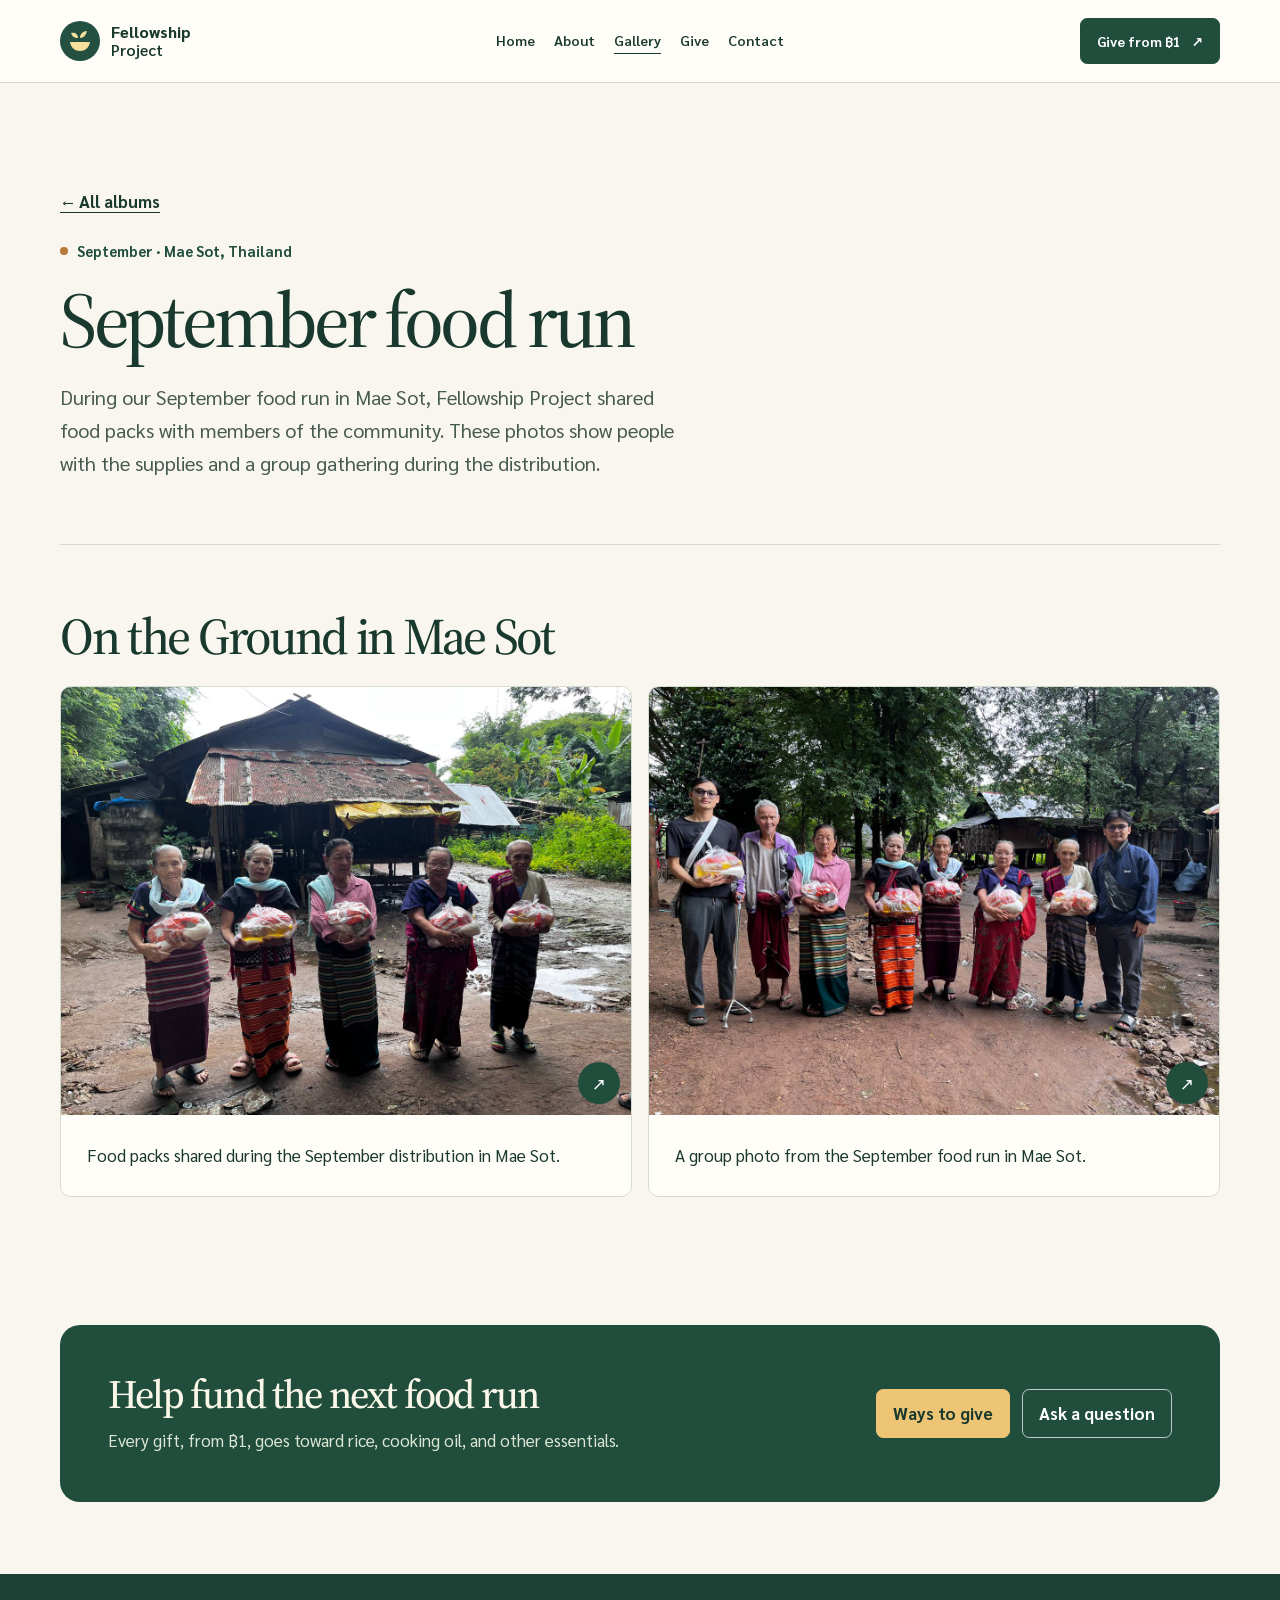
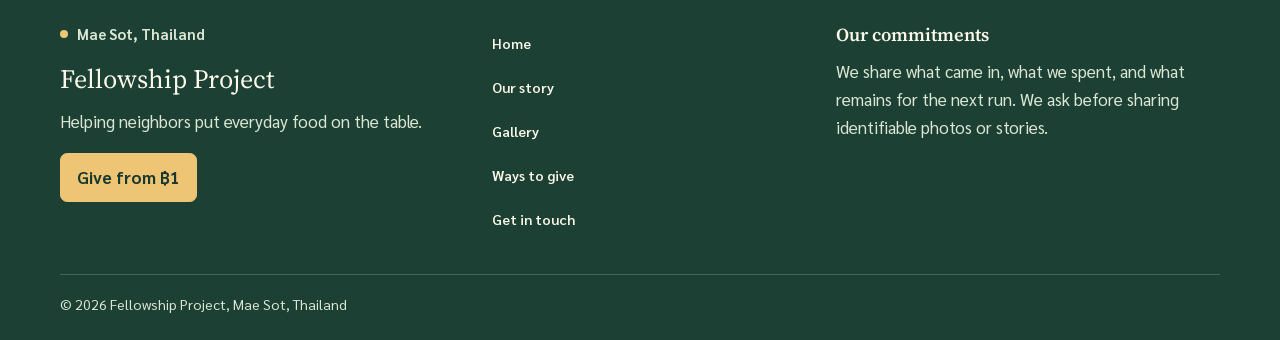
<file: gallery-september.html>
<!doctype html>
<html lang="en"><head><meta charset="utf-8"><meta name="viewport" content="width=device-width, initial-scale=1"><meta name="description" content="Photos from our September food run in Mae Sot, where we shared food packs with neighbors."><meta name="theme-color" content="#214d3d"><link rel="icon" href="favicon.svg" type="image/svg+xml"><meta property="og:type" content="website"><meta property="og:site_name" content="Fellowship Project"><meta property="og:title" content="September food run | Fellowship Project"><meta property="og:description" content="Photos from our September food run in Mae Sot, where we shared food packs with neighbors."><meta property="og:url" content="https://fellowshipproject.github.io/101/gallery-september.html"><meta property="og:image" content="https://fellowshipproject.github.io/101/photos/september-distribution-group.jpg"><meta property="og:image:alt" content="People in Mae Sot holding food packs after a Fellowship Project food run"><meta name="twitter:card" content="summary_large_image"><link rel="preconnect" href="https://fonts.googleapis.com"><link rel="preconnect" href="https://fonts.gstatic.com" crossorigin><link rel="stylesheet" href="https://fonts.googleapis.com/css2?family=Sarabun:wght@400;600;700;800&family=Source+Serif+4:ital,opsz,wght@0,8..60,400..600;1,8..60,400..600&display=swap"><title>September food run | Fellowship Project</title><link rel="stylesheet" href="styles.css"><script src="menu.js" defer></script><script src="album.js" defer></script></head>
<body><a class="skip" href="#main">Skip to content</a><header class="site-header"><div class="shell header-inner"><a class="brand" href="index.html"><svg aria-hidden="true" viewBox="0 0 40 40"><circle cx="20" cy="20" r="20" fill="#245041"/><path d="M10 21h20c-1 6-5 9-10 9s-9-3-10-9Zm10-4c0-4 3-7 7-7-1 4-3 7-7 7Zm-2 0c-4 0-6-2-7-5 4-1 7 1 7 5Z" fill="#f6df9d"/></svg><span class="brand-name">Fellowship<span>Project</span></span></a><button class="menu-toggle" type="button" aria-label="Open navigation" aria-controls="site-navigation" aria-expanded="false" hidden><svg viewBox="0 0 24 24" width="24" height="24" fill="none" stroke="currentColor" stroke-width="2" stroke-linecap="round" aria-hidden="true"><path class="menu-bars" d="M5 6h14M5 12h14M5 18h14"/><path class="menu-close" d="m6 6 12 12M18 6 6 18"/></svg></button><nav id="site-navigation" aria-label="Main navigation"><a href="index.html">Home</a><a href="about.html">About</a><a href="gallery.html" aria-current="location">Gallery</a><a href="donation.html">Give</a><a href="contact.html">Contact</a></nav><a class="header-cta" href="donation.html">Give from ฿1 <span aria-hidden="true">↗</span></a></div></header>
<main id="main" class="shell">
<section class="page-head">
  <a class="back-link" href="gallery.html">← All albums</a>
  <p class="eyebrow">September · Mae Sot, Thailand</p>
  <h1>September food run</h1>
  <p class="lead">During our September food run in Mae Sot, Fellowship Project shared food packs with members of the community. These photos show people with the supplies and a group gathering during the distribution.</p>
</section>
<section class="section" aria-labelledby="on-the-ground">
  <h2 id="on-the-ground">On the Ground in Mae Sot</h2>
  <div class="grid two">
    <figure class="distribution-photo"><a class="album-photo-link" href="photos/september-food-packs.jpg" aria-label="View larger photo"><img src="photos/september-food-packs.jpg" alt="Five people standing outdoors holding bags of food supplies." width="1280" height="960" loading="lazy" decoding="async"><span aria-hidden="true">↗</span></a><figcaption>Food packs shared during the September distribution in Mae Sot.</figcaption></figure>
    <figure class="distribution-photo"><a class="album-photo-link" href="photos/september-distribution-group.jpg" aria-label="View larger photo"><img src="photos/september-distribution-group.jpg" alt="A group standing together outdoors, with several people holding food packs." width="1280" height="960" loading="lazy" decoding="async"><span aria-hidden="true">↗</span></a><figcaption>A group photo from the September food run in Mae Sot.</figcaption></figure>
  </div>
</section>
<section class="cta-band" aria-labelledby="cta-title"><div><h2 id="cta-title">Help fund the next food run</h2><p>Every gift, from ฿1, goes toward rice, cooking oil, and other essentials.</p></div><div class="actions"><a class="button gold" href="donation.html">Ways to give</a><a class="button outline-light" href="contact.html">Ask a question</a></div></section></main><footer><div class="shell footer-inner">
<div class="footer-brand"><p class="eyebrow">Mae Sot, Thailand</p><strong>Fellowship Project</strong><p>Helping neighbors put everyday food on the table.</p><a class="button gold" href="donation.html">Give from ฿1</a></div>
<nav class="footer-links" aria-label="Footer"><a href="index.html">Home</a><a href="about.html">Our story</a><a href="gallery.html">Gallery</a><a href="donation.html">Ways to give</a><a href="contact.html">Get in touch</a></nav>
<div class="footer-note"><strong>Our commitments</strong><p>We share what came in, what we spent, and what remains for the next run. We ask before sharing identifiable photos or stories.</p></div>
<p class="footer-legal">© 2026 Fellowship Project, Mae Sot, Thailand</p>
</div></footer></body></html>
</file>
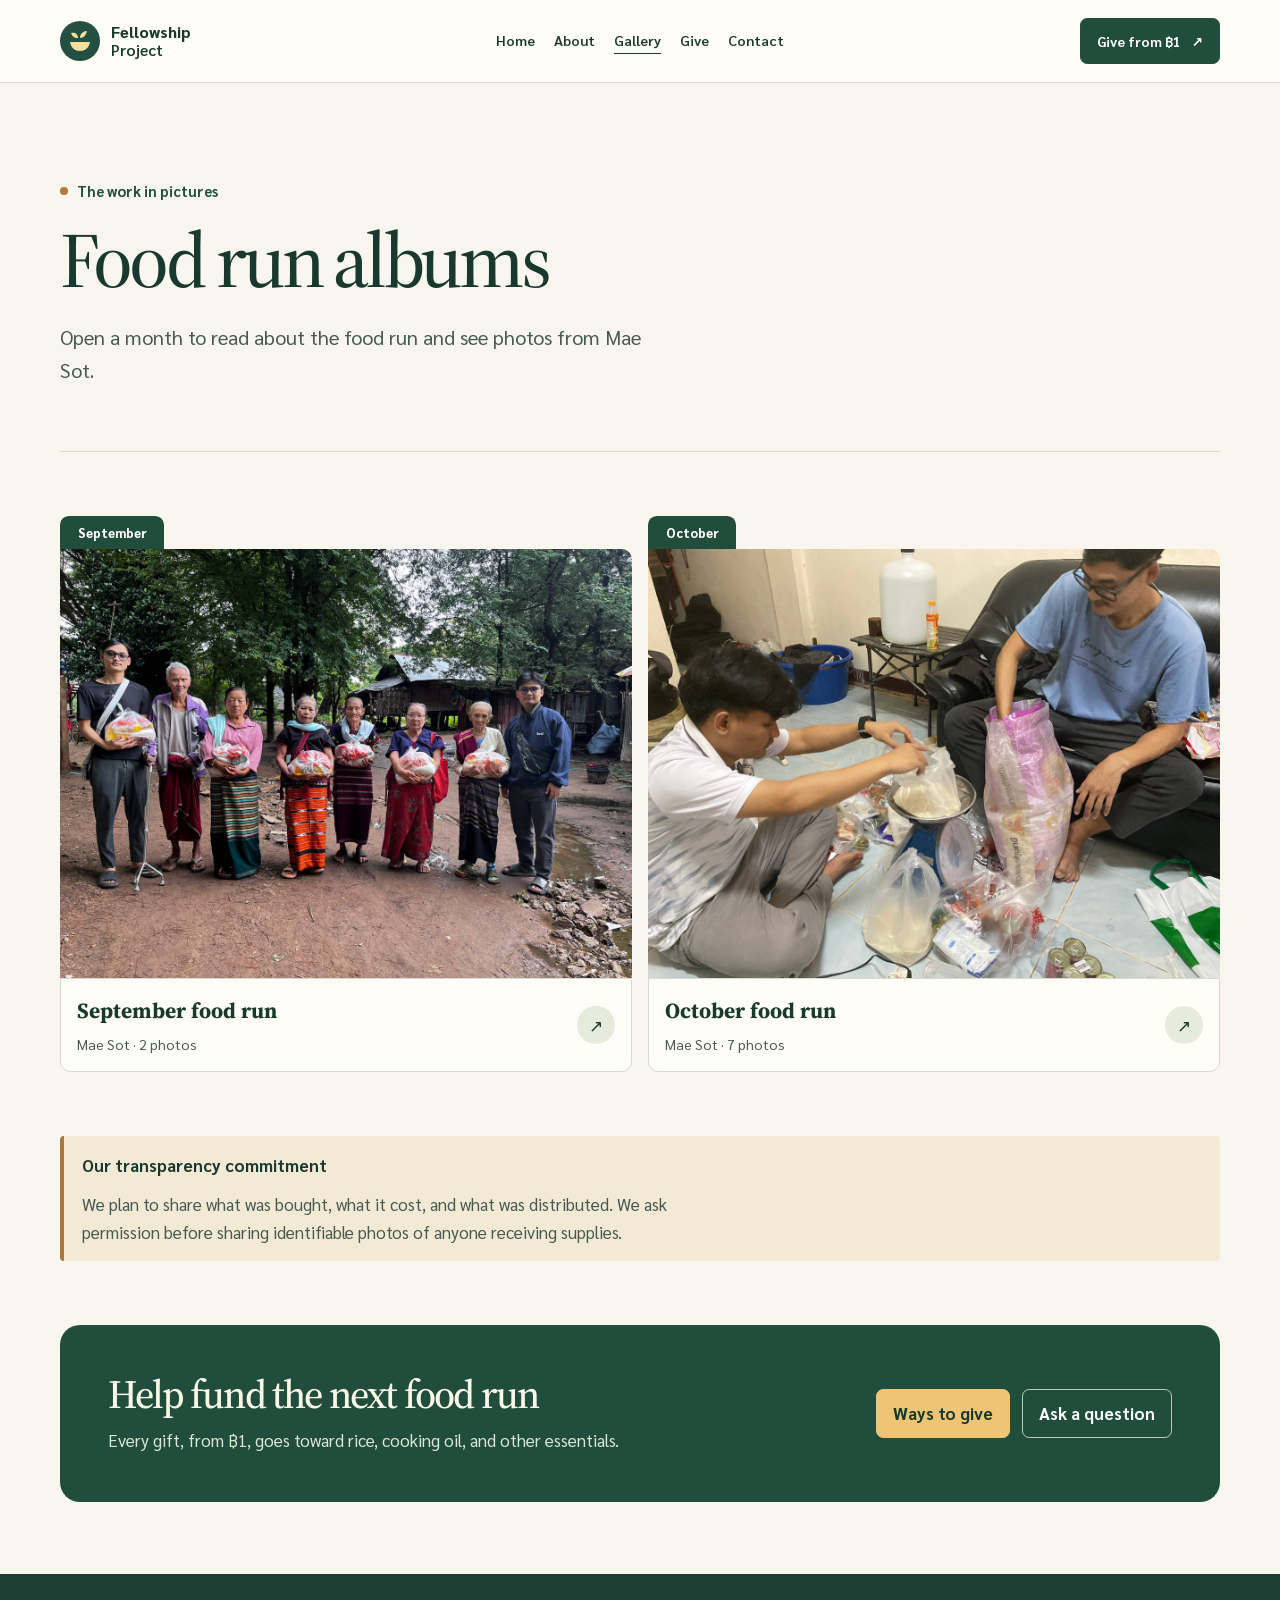
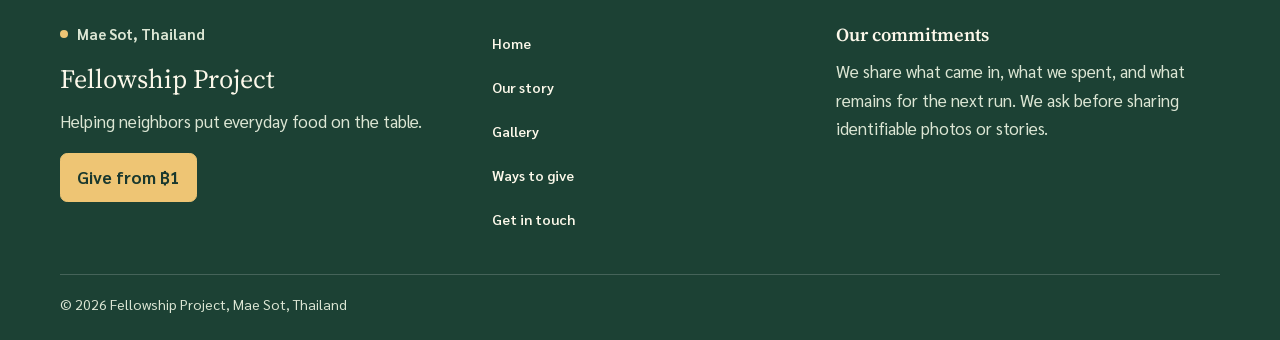
<file: gallery.html>
<!doctype html>
<html lang="en"><head><meta charset="utf-8"><meta name="viewport" content="width=device-width, initial-scale=1"><meta name="description" content="Photo albums from Fellowship Project food runs in Mae Sot, Thailand."><meta name="theme-color" content="#214d3d"><link rel="icon" href="favicon.svg" type="image/svg+xml"><meta property="og:type" content="website"><meta property="og:site_name" content="Fellowship Project"><meta property="og:title" content="Gallery | Fellowship Project"><meta property="og:description" content="Photo albums from Fellowship Project food runs in Mae Sot, Thailand."><meta property="og:url" content="https://fellowshipproject.github.io/101/gallery.html"><meta property="og:image" content="https://fellowshipproject.github.io/101/photos/september-distribution-group.jpg"><meta property="og:image:alt" content="People in Mae Sot holding food packs after a Fellowship Project food run"><meta name="twitter:card" content="summary_large_image"><link rel="preconnect" href="https://fonts.googleapis.com"><link rel="preconnect" href="https://fonts.gstatic.com" crossorigin><link rel="stylesheet" href="https://fonts.googleapis.com/css2?family=Sarabun:wght@400;600;700;800&family=Source+Serif+4:ital,opsz,wght@0,8..60,400..600;1,8..60,400..600&display=swap"><title>Gallery | Fellowship Project</title><link rel="stylesheet" href="styles.css"><script src="menu.js" defer></script></head>
<body><a class="skip" href="#main">Skip to content</a><header class="site-header"><div class="shell header-inner"><a class="brand" href="index.html"><svg aria-hidden="true" viewBox="0 0 40 40"><circle cx="20" cy="20" r="20" fill="#245041"/><path d="M10 21h20c-1 6-5 9-10 9s-9-3-10-9Zm10-4c0-4 3-7 7-7-1 4-3 7-7 7Zm-2 0c-4 0-6-2-7-5 4-1 7 1 7 5Z" fill="#f6df9d"/></svg><span class="brand-name">Fellowship<span>Project</span></span></a><button class="menu-toggle" type="button" aria-label="Open navigation" aria-controls="site-navigation" aria-expanded="false" hidden><svg viewBox="0 0 24 24" width="24" height="24" fill="none" stroke="currentColor" stroke-width="2" stroke-linecap="round" aria-hidden="true"><path class="menu-bars" d="M5 6h14M5 12h14M5 18h14"/><path class="menu-close" d="m6 6 12 12M18 6 6 18"/></svg></button><nav id="site-navigation" aria-label="Main navigation"><a href="index.html">Home</a><a href="about.html">About</a><a href="gallery.html" aria-current="page">Gallery</a><a href="donation.html">Give</a><a href="contact.html">Contact</a></nav><a class="header-cta" href="donation.html">Give from ฿1 <span aria-hidden="true">↗</span></a></div></header>
<main id="main" class="shell">
<section class="page-head">
  <p class="eyebrow">The work in pictures</p>
  <h1>Food run albums</h1>
  <p class="lead">Open a month to read about the food run and see photos from Mae Sot.</p>
</section>
<section class="section" aria-label="Monthly albums">
  <div class="grid two album-grid">
    <a class="album-folder" href="gallery-september.html" id="september">
      <span class="folder-tab">September</span>
      <img class="album-cover" src="photos/september-distribution-group.jpg" alt="" width="1280" height="960">
      <span class="album-meta"><span><strong>September food run</strong><small>Mae Sot · 2 photos</small></span><span class="album-arrow" aria-hidden="true">↗</span></span>
    </a>
    <a class="album-folder" href="gallery-october.html" id="october">
      <span class="folder-tab">October</span>
      <img class="album-cover" src="photos/october-packing.jpg" alt="" width="1280" height="960">
      <span class="album-meta"><span><strong>October food run</strong><small>Mae Sot · 7 photos</small></span><span class="album-arrow" aria-hidden="true">↗</span></span>
    </a>
  </div>
</section>
<aside class="gallery-note"><strong>Our transparency commitment</strong><p>We plan to share what was bought, what it cost, and what was distributed. We ask permission before sharing identifiable photos of anyone receiving supplies.</p></aside>
<section class="cta-band" aria-labelledby="cta-title"><div><h2 id="cta-title">Help fund the next food run</h2><p>Every gift, from ฿1, goes toward rice, cooking oil, and other essentials.</p></div><div class="actions"><a class="button gold" href="donation.html">Ways to give</a><a class="button outline-light" href="contact.html">Ask a question</a></div></section></main><footer><div class="shell footer-inner">
<div class="footer-brand"><p class="eyebrow">Mae Sot, Thailand</p><strong>Fellowship Project</strong><p>Helping neighbors put everyday food on the table.</p><a class="button gold" href="donation.html">Give from ฿1</a></div>
<nav class="footer-links" aria-label="Footer"><a href="index.html">Home</a><a href="about.html">Our story</a><a href="gallery.html">Gallery</a><a href="donation.html">Ways to give</a><a href="contact.html">Get in touch</a></nav>
<div class="footer-note"><strong>Our commitments</strong><p>We share what came in, what we spent, and what remains for the next run. We ask before sharing identifiable photos or stories.</p></div>
<p class="footer-legal">© 2026 Fellowship Project, Mae Sot, Thailand</p>
</div></footer></body></html>
</file>
<file: styles.css>
:root {
  --paper: #f8f6ef;
  --surface: #fffdf7;
  --ink: #19382e;
  --muted: #475a51;
  --green: #214d3d;
  --moss: #e6ebdb;
  --gold: #eec574;
  --line: #d6dbcf;
  --serif: 'Source Serif 4', Georgia, 'Sarabun', serif;
  --sans: 'Sarabun', system-ui, -apple-system, 'Segoe UI', sans-serif;
}
* { box-sizing: border-box; }
body { margin: 0; background: var(--paper); color: var(--ink); font: 1.0625rem/1.65 var(--sans); }
a { color: inherit; }
a:focus-visible { outline: 3px solid #aa5a24; outline-offset: 4px; }
.skip { position: absolute; top: -100px; left: 1rem; padding: .6rem 1rem; background: white; z-index: 3; }
.skip:focus { top: 1rem; }
.shell { width: min(1160px, calc(100% - 4rem)); margin-inline: auto; }
.site-header { position: sticky; top: 0; z-index: 2; border-bottom: 1px solid var(--line); background: var(--surface); }
.header-inner { display: grid; grid-template-columns: 1fr auto 1fr; align-items: center; gap: 1.2rem; min-height: 82px; }
.brand { display: inline-flex; align-items: center; justify-self: start; gap: .7rem; text-decoration: none; }
.brand svg { width: 40px; height: 40px; flex: none; }
.brand-name { display: grid; font-weight: 800; font-size: .98rem; line-height: 1.15; }
.brand-name span { font-weight: 550; }
nav { display: flex; gap: .3rem 1.2rem; flex-wrap: wrap; }
nav a { display: inline-flex; align-items: center; min-height: 44px; text-decoration: none; font-size: .9rem; font-weight: 600; }
nav a:hover, nav a[aria-current] { text-decoration: underline; text-underline-offset: .5em; }
.header-cta, .button { display: inline-flex; align-items: center; justify-content: center; gap: .65rem; min-height: 46px; padding: .6rem 1rem; border: 1px solid var(--green); border-radius: .45rem; background: var(--green); color: white; text-decoration: none; font-weight: 700; }
.header-cta { justify-self: end; white-space: nowrap; font-size: .86rem; }
.header-cta:hover, .button:hover { background: #15382d; color: white; }
.outline { background: transparent; color: var(--green); }
.hero { display: grid; grid-template-columns: 1.06fr 1fr; align-items: center; gap: clamp(2rem, 5vw, 5rem); padding-block: clamp(3rem, 7vw, 6rem); }
h1, h2, h3 { margin: 0; font-family: var(--serif); font-weight: 500; line-height: 1.07; text-wrap: balance; }
h1 { font-size: clamp(2.8rem, 6.1vw, 5.55rem); letter-spacing: -.055em; }
h1 em { display: block; color: #45664f; font-weight: inherit; }
h2 { font-size: clamp(2rem, 4vw, 3.35rem); letter-spacing: -.045em; }
h3 { font-size: clamp(1.45rem, 2.4vw, 1.8rem); letter-spacing: -.025em; }
p { margin: .65rem 0 0; color: var(--muted); }
.eyebrow { display: flex; align-items: center; gap: .55rem; margin: 0 0 .9rem; color: var(--green); font-size: .92rem; font-weight: 700; }
.eyebrow::before { content: ''; flex: 0 0 .53rem; height: .53rem; border-radius: 50%; background: #b7793b; }
.lead { max-width: 56ch; margin-top: 1.25rem; font-size: clamp(1.05rem, 1.8vw, 1.25rem); }
.intro { max-width: 66ch; }
.actions { display: flex; flex-wrap: wrap; gap: .75rem; margin-top: 1.65rem; }
.art { display: grid; overflow: hidden; border-radius: 8rem 8rem .75rem .75rem; border: 1px solid var(--line); background: #e9d9ad; }
.art img { display: block; width: 100%; height: auto; }
.art-caption { padding: .7rem 1.05rem; background: var(--green); color: #fbf7e8; font-size: .9rem; }
.page-head { padding: clamp(3rem, 8vw, 6rem) 0 clamp(2rem, 5vw, 4rem); max-width: 800px; }
.section { padding-block: clamp(2.2rem, 5vw, 4rem); border-top: 1px solid var(--line); }
.split, .home-archive { display: grid; grid-template-columns: 1fr 1fr; gap: 1.2rem 3rem; }
.split p:first-child { margin-top: 0; }
.grid { display: grid; grid-template-columns: repeat(3, minmax(0, 1fr)); gap: 1rem; margin-top: 1.4rem; }
.two { grid-template-columns: repeat(2, minmax(0, 1fr)); }
article, figure { overflow: hidden; margin: 0; border: 1px solid var(--line); border-radius: .65rem; background: var(--surface); }
article, figcaption { padding: clamp(1rem, 3vw, 1.65rem); }
article { border-top: 3px solid #809880; }
.number { display: inline-grid; place-items: center; width: 2.1rem; height: 2.1rem; margin-bottom: .85rem; border-radius: 50%; background: var(--moss); font-size: .76rem; font-weight: 750; }
.month-links { display: grid; align-self: center; gap: .45rem; }
.month-links a { display: flex; justify-content: space-between; align-items: center; min-height: 48px; padding: .5rem .85rem; border-bottom: 1px solid var(--line); font-weight: 750; text-decoration: none; }
.month-links a:hover { background: var(--moss); }
.month-nav { margin-top: 1.3rem; gap: .65rem; }
.month-nav a { gap: .7rem; padding-inline: .9rem; border: 1px solid var(--line); border-radius: .4rem; background: var(--surface); }
.month { scroll-margin-top: 1rem; }
.month-header { display: flex; justify-content: space-between; align-items: end; gap: .75rem; flex-wrap: wrap; }
.status { display: inline-block; border-radius: 100px; padding: .3rem .75rem; background: var(--moss); color: var(--green); font-size: .79rem; font-weight: 750; }
.photo { aspect-ratio: 16 / 9; display: grid; place-items: center; background: #e8ecdc; }
.photo.ground { background: #eee5d1; }
.photo img { width: 56px; height: 56px; }
figure > img { width: 100%; aspect-ratio: 16 / 9; object-fit: cover; display: block; }
figcaption strong { display: block; font-family: var(--serif); font-size: 1.35rem; line-height: 1.15; }
aside { margin-top: 1.4rem; padding: .95rem 1.1rem; border-inline-start: 4px solid #ab773b; border-radius: .25rem; background: #f3ead5; }
.gallery-note { margin-top: 0; }
.qr { display: grid; place-items: center; width: min(100%, 220px); min-height: 150px; margin-top: 1rem; padding: 1rem; border: 2px dashed #839487; border-radius: .45rem; text-align: center; color: var(--muted); }
dt { font-weight: 750; }
dd { margin: 0 0 .65rem; color: var(--muted); overflow-wrap: anywhere; }
.ledger div { display: grid; grid-template-columns: 1fr 2fr; gap: .35rem 1rem; padding: .8rem 0; border-bottom: 1px solid var(--line); }
.ledger dd { margin: 0; }
footer { margin-top: clamp(2rem, 6vw, 4.5rem); background: #1c4134; color: #fcf8ea; }
.footer-inner { display: flex; align-items: end; justify-content: space-between; gap: 1rem 2rem; flex-wrap: wrap; padding-block: 2.25rem; }
.footer-inner strong { font: 1.65rem var(--serif); }
.footer-inner p, .footer-inner .eyebrow { color: #dce6d4; }
.footer-inner .eyebrow::before { background: var(--gold); }
.footer-links { display: flex; flex-wrap: wrap; gap: .5rem 1rem; }
.footer-links a { display: flex; align-items: center; gap: .35rem; min-height: 44px; text-underline-offset: .3em; }
@media (max-width: 800px) {
  .header-inner { grid-template-columns: 1fr auto; gap: .4rem 1rem; padding-top: .7rem; }
  .header-inner nav { grid-column: 1 / -1; grid-row: 2; }
  .hero, .split, .home-archive { grid-template-columns: 1fr; }
  .hero { gap: 2rem; }
  .art { max-width: 570px; border-radius: 4rem 4rem .65rem .65rem; }
  .grid:not(.two) { grid-template-columns: repeat(2, minmax(0, 1fr)); }
}
@media (max-width: 520px) {
  .shell { width: calc(100% - 2rem); }
  .hero { padding-top: 2.3rem; }
  .header-inner nav { display: grid; grid-template-columns: repeat(5, minmax(0, 1fr)); gap: .15rem; }
  .header-inner nav a { justify-content: center; font-size: .83rem; }
  .grid, .grid:not(.two), .ledger div { grid-template-columns: 1fr; }
  .actions > a { flex: 1 1 100%; }
  .footer-inner { align-items: start; }
}


.gallery-category { margin-top: 1.45rem; }
.gallery-category + .gallery-category { margin-top: 2rem; }
.distribution-photo > img { aspect-ratio: 4 / 3; height: auto; object-fit: contain; }

.activity-feature { display: grid; grid-template-columns: 1.18fr 1fr; margin-top: 1.4rem; border-radius: .75rem; overflow: hidden; background: var(--moss); }
.activity-feature > img { width: 100%; height: auto; align-self: center; display: block; }
.activity-copy { align-self: center; padding: clamp(1.3rem, 4vw, 3.3rem); }
.activity-copy h3 { font-size: clamp(1.75rem, 3.5vw, 2.7rem); }
.text-link, .back-link { display: inline-flex; align-items: center; min-height: 44px; font-weight: 700; text-underline-offset: .25em; }
.text-link { margin-top: .45rem; }
.back-link { margin-bottom: 1rem; }
.run-steps { padding-left: 1.35rem; column-gap: 2.5rem; }
.run-steps li { padding: .65rem .25rem; }
.run-steps li::marker { font-weight: 800; color: var(--green); }
.album-grid { margin-top: 0; }
.album-folder { min-width: 0; display: grid; align-content: start; text-decoration: none; }
.folder-tab { justify-self: start; padding: .35rem 1.1rem; background: var(--green); color: white; border-radius: .55rem .55rem 0 0; font-size: .8rem; font-weight: 750; }
.album-cover { display: block; width: 100%; height: auto; aspect-ratio: 4 / 3; border-radius: 0 .65rem 0 0; object-fit: cover; background: var(--moss); }
.album-placeholder { display: grid; place-items: center; }
.album-meta { display: flex; align-items: center; justify-content: space-between; gap: .75rem; padding: .9rem 1rem; border: 1px solid var(--line); border-radius: 0 0 .65rem .65rem; background: var(--surface); }
.album-meta strong { display: block; font-family: var(--serif); font-size: 1.35rem; }
.album-meta small { color: var(--muted); }
.album-arrow { display: grid; place-items: center; width: 2.35rem; height: 2.35rem; border-radius: 50%; background: var(--moss); flex: none; }
a.album-folder:hover .album-meta strong { text-decoration: underline; text-underline-offset: .2em; }
.pending .folder-tab { background: #516557; }
@media (max-width: 800px) { .activity-feature { grid-template-columns: 1fr; } }

.october-photos { align-items: start; }
.october-photos .distribution-photo > img { aspect-ratio: auto; }

.about-story { display: grid; grid-template-columns: minmax(0, 1.18fr) minmax(0, 1fr); align-items: center; gap: clamp(1.5rem, 5vw, 4rem); max-width: none; }
.founder-portraits { display: grid; grid-template-columns: repeat(2, minmax(0, 1fr)); align-items: end; gap: clamp(.55rem, 1.5vw, 1.2rem); }
.founder-portrait { display: grid; align-items: end; overflow: hidden; aspect-ratio: 3 / 4; border-radius: 50% 50% .65rem .65rem / 33% 33% .65rem .65rem; background: var(--moss); }
.founder-portrait:nth-child(2) { background: #efe3ca; }
.founder-portrait img { display: block; width: 100%; height: 100%; padding-top: 9%; object-fit: contain; object-position: center bottom; }
@media (max-width: 800px) {
  .about-story { grid-template-columns: 1fr; }
  .founder-portraits { width: min(100%, 450px); }
}

/* Compact navigation with a full link list when scripting is unavailable. */
.menu-toggle { display: none; }
.menu-close { display: none; }
.menu-toggle[aria-expanded="true"] .menu-bars { display: none; }
.menu-toggle[aria-expanded="true"] .menu-close { display: block; }

@media (max-width: 800px) {
  .shell { width: calc(100% - clamp(2rem, 8vw, 4rem)); }
  .header-inner { grid-template-columns: minmax(0, 1fr) auto auto; align-content: center; min-height: 70px; gap: .45rem .7rem; padding-block: .55rem; }
  .menu-toggle:not([hidden]) {
    display: inline-grid; place-items: center; grid-column: 3; grid-row: 1;
    width: 46px; height: 46px; padding: 0; border: 0; border-radius: .8rem;
    background: #f1ede2; color: #584b3b; cursor: pointer;
  }
  .menu-toggle:focus-visible { outline: 3px solid #aa5a24; outline-offset: 3px; }
  .header-inner .header-cta { grid-column: 2; grid-row: 1; min-height: 44px; }
  .header-inner #site-navigation { grid-column: 1 / -1; grid-row: 2; }
  .menu-toggle:not([hidden])[aria-expanded="false"] + #site-navigation { display: none; }
  .menu-toggle:not([hidden])[aria-expanded="true"] + #site-navigation {
    display: grid; grid-template-columns: 1fr; gap: 0; border-top: 1px solid var(--line);
  }
  .menu-toggle:not([hidden])[aria-expanded="true"] + #site-navigation a {
    justify-content: flex-start; padding-inline: .65rem; min-height: 46px;
  }
  #site-navigation a[aria-current] { font-weight: 800; }
}

@media (max-width: 390px) {
  .header-inner { column-gap: .45rem; }
  .brand { gap: .4rem; }
  .brand svg { width: 32px; height: 32px; }
  .brand-name { font-size: .85rem; }
  .header-inner .header-cta { padding-inline: .55rem; gap: .28rem; font-size: .78rem; }
}

.contact-hero, .donation-hero {
  display: grid;
  grid-template-columns: minmax(0, 1.2fr) minmax(0, 1fr);
  align-items: center;
  gap: clamp(1.5rem, 5vw, 4rem);
  max-width: none;
}
.contact-illustration img, .donation-illustration img { display: block; width: 100%; height: auto; }
@media (max-width: 800px) {
  .contact-hero, .donation-hero { grid-template-columns: 1fr; }
  .contact-illustration, .donation-illustration { width: min(100%, 540px); }
}

/* Brief entrances and interaction feedback for visitors who allow motion. */
@media (prefers-reduced-motion: no-preference) {
  .hero .art, .founder-portraits, .contact-illustration, .donation-illustration {
    animation: artwork-enter 480ms ease-out both;
  }
  .button, .header-cta, .menu-toggle, .album-arrow {
    transition: background-color 160ms ease, color 160ms ease, transform 160ms ease;
  }
  a.album-folder .album-cover {
    transition: filter 180ms ease;
  }
  a.album-folder:focus-visible .album-arrow {
    transform: translate(2px, -2px);
  }
}

@media (prefers-reduced-motion: no-preference) and (hover: hover) {
  .button:hover, .header-cta:hover, .menu-toggle:hover {
    transform: translateY(-2px);
  }
  a.album-folder:hover .album-arrow { transform: translate(2px, -2px); }
  a.album-folder:hover .album-cover { filter: brightness(1.05); }
}

@media (max-width: 800px) and (prefers-reduced-motion: no-preference) {
  .menu-toggle:not([hidden])[aria-expanded="true"] + #site-navigation {
    animation: menu-enter 180ms ease-out both;
  }
}

@keyframes artwork-enter {
  from { opacity: 0; transform: translateY(12px); }
  to { opacity: 1; transform: translateY(0); }
}

@keyframes menu-enter {
  from { opacity: 0; transform: translateY(-4px); }
  to { opacity: 1; transform: translateY(0); }
}

/* Highlight interactive elements on hover and keyboard focus. */
.site-header nav a:focus-visible, .text-link:focus-visible, .back-link:focus-visible {
  color: #315b47;
  text-decoration: underline;
  text-underline-offset: .35em;
}
.album-folder:focus-visible .album-meta { background: var(--moss); }
@media (hover: hover) {
  .site-header nav a:hover, .text-link:hover, .back-link:hover {
    color: #315b47;
    text-decoration: underline;
    text-underline-offset: .35em;
  }
  .menu-toggle:hover { background: #e8deca; }
  a.album-folder:hover .album-meta { background: var(--moss); }
  a.album-folder:hover .album-arrow { background: var(--green); color: white; }
  .outline:hover { background: var(--moss); color: var(--green); }
  .footer-links a:hover { color: var(--gold); }
}
@media (prefers-reduced-motion: no-preference) {
  a.album-folder .album-meta { transition: background-color 180ms ease; }
}

/* Card feedback on devices with a hover-capable pointer. */
@media (hover: hover) and (pointer: fine) {
  .grid > article:hover, .grid > .distribution-photo:hover {
    border-color: #809880;
    box-shadow: 0 8px 22px rgb(25 56 46 / 10%);
  }
  .grid > article:hover { background: #f5f7ee; }
}
@media (hover: hover) and (pointer: fine) and (prefers-reduced-motion: no-preference) {
  .grid > article, .grid > .distribution-photo {
    transition: transform 180ms ease, box-shadow 180ms ease, border-color 180ms ease, background-color 180ms ease;
  }
  .grid > article:hover, .grid > .distribution-photo:hover { transform: translateY(-3px); }
}

.home-hero {
  margin-block: clamp(1rem, 3vw, 2.5rem);
  padding: clamp(1.2rem, 4vw, 3.5rem);
  border: 1px solid var(--line);
  border-radius: 1.25rem;
  background: radial-gradient(ellipse at top right, #e3ead8, var(--surface) 75%);
}
.home-hero h1 { font-size: clamp(2.5rem, 5.6vw, 5.1rem); }
.home-activity .activity-feature { background: var(--green); color: var(--surface); }
.home-activity .activity-copy p { color: #e1eddd; }
.home-activity .button { background: var(--gold); color: var(--ink); border-color: var(--gold); }
.home-activity .button:hover { background: #f6d998; }
.home-activity .text-link:hover { color: var(--gold); }
.album-photo-link { display: block; position: relative; }
.album-photo-link > img { display: block; width: 100%; height: auto; }
.album-photo-link > span {
  position: absolute; right: .7rem; bottom: .7rem; display: grid; place-items: center;
  width: 42px; height: 42px; border-radius: 50%; background: var(--green); color: white;
}
.album-photo-link:focus-visible { outline-offset: -4px; }
@media (hover: hover) {
  .album-photo-link:hover > span { background: var(--gold); color: var(--ink); }
}
.photo-viewer {
  width: min(920px, calc(100% - 1rem)); max-width: none; max-height: calc(100% - 1rem);
  padding: 0; border: 0; border-radius: .8rem; background: var(--surface); color: var(--ink);
}
.photo-viewer::backdrop { background: rgb(15 31 25 / 85%); }
.viewer-panel { display: grid; gap: .55rem; padding: clamp(.65rem, 2vw, 1rem); }
.viewer-toolbar, .viewer-controls { display: flex; align-items: center; justify-content: space-between; gap: .5rem; }
.viewer-image { display: block; width: 100%; max-height: 62vh; object-fit: contain; background: #182f26; }
.viewer-caption { margin: 0; }
.viewer-count { font-weight: 700; }
.photo-viewer button {
  min-height: 44px; padding: .4rem .7rem; border: 1px solid var(--line);
  border-radius: .45rem; background: var(--moss); color: var(--ink); font: inherit; cursor: pointer;
}
.photo-viewer button:focus-visible { outline: 3px solid #aa5a24; outline-offset: 2px; }
@media (prefers-reduced-motion: no-preference) {
  .photo-viewer[open] { animation: artwork-enter 200ms ease-out both; }
}


/* ---- Professional polish additions ---- */
html { scroll-behavior: smooth; }
@media (prefers-reduced-motion: reduce) { html { scroll-behavior: auto; } }
p, li, dd { max-width: 70ch; }
.grid p, .footer-inner p, .activity-copy p, .lead { max-width: none; }
.lead { max-width: 56ch; }

.icon { display: inline-grid; place-items: center; width: 3rem; height: 3rem; margin-bottom: .85rem; border-radius: 50%; background: var(--moss); color: var(--green); }
.icon svg { width: 1.6rem; height: 1.6rem; }

.pending { display: inline-block; padding: .15rem .7rem; border-radius: 100px; background: #f3ead5; color: #7a4f1f; font-size: .88rem; font-weight: 700; }
.qr { font-weight: 600; }

.button.gold { background: var(--gold); border-color: var(--gold); color: var(--ink); }
.button.gold:hover { background: #f6d998; border-color: #f6d998; color: var(--ink); }
.button.outline-light { background: transparent; border-color: rgb(255 255 255 / 70%); color: #fff; }
.button.outline-light:hover { background: rgb(255 255 255 / 12%); color: #fff; }

.cta-band { display: flex; flex-wrap: wrap; align-items: center; justify-content: space-between; gap: 1rem 2rem; margin-block: clamp(2rem, 5vw, 4rem) 0; padding: clamp(1.4rem, 4vw, 3rem); border-radius: 1.25rem; background: var(--green); color: #fbf7e8; }
.cta-band h2 { font-size: clamp(1.7rem, 3.4vw, 2.5rem); }
.cta-band p { color: #dce6d4; }
.cta-band .actions { margin-top: 0; }
.gallery-note { margin-bottom: 0; }

.faq details { border-bottom: 1px solid var(--line); }
.faq details:first-of-type { margin-top: 1.2rem; border-top: 1px solid var(--line); }
.faq summary { display: flex; align-items: center; min-height: 52px; padding-block: .4rem; font-weight: 700; cursor: pointer; }
.faq summary:focus-visible { outline: 3px solid #aa5a24; outline-offset: 2px; }
.faq details p { margin: 0 0 1rem; }

.footer-inner { display: grid; grid-template-columns: 1.3fr 1fr 1.3fr; align-items: start; gap: 2rem 3rem; padding-block: 3rem 1.5rem; }
.footer-brand .button { margin-top: 1.1rem; }
.footer-links { display: flex; flex-direction: column; gap: 0; }
.footer-links a { font-weight: 600; text-decoration: none; }
.footer-links a:hover { text-decoration: underline; }
.footer-note strong { display: block; margin-bottom: .2rem; font: 600 1.15rem var(--serif); }
.footer-legal { grid-column: 1 / -1; margin: 0; padding-top: 1.1rem; border-top: 1px solid rgb(255 255 255 / 18%); font-size: .88rem; }
@media (max-width: 800px) { .footer-inner { grid-template-columns: 1fr; gap: 1.5rem; } }
</file>
